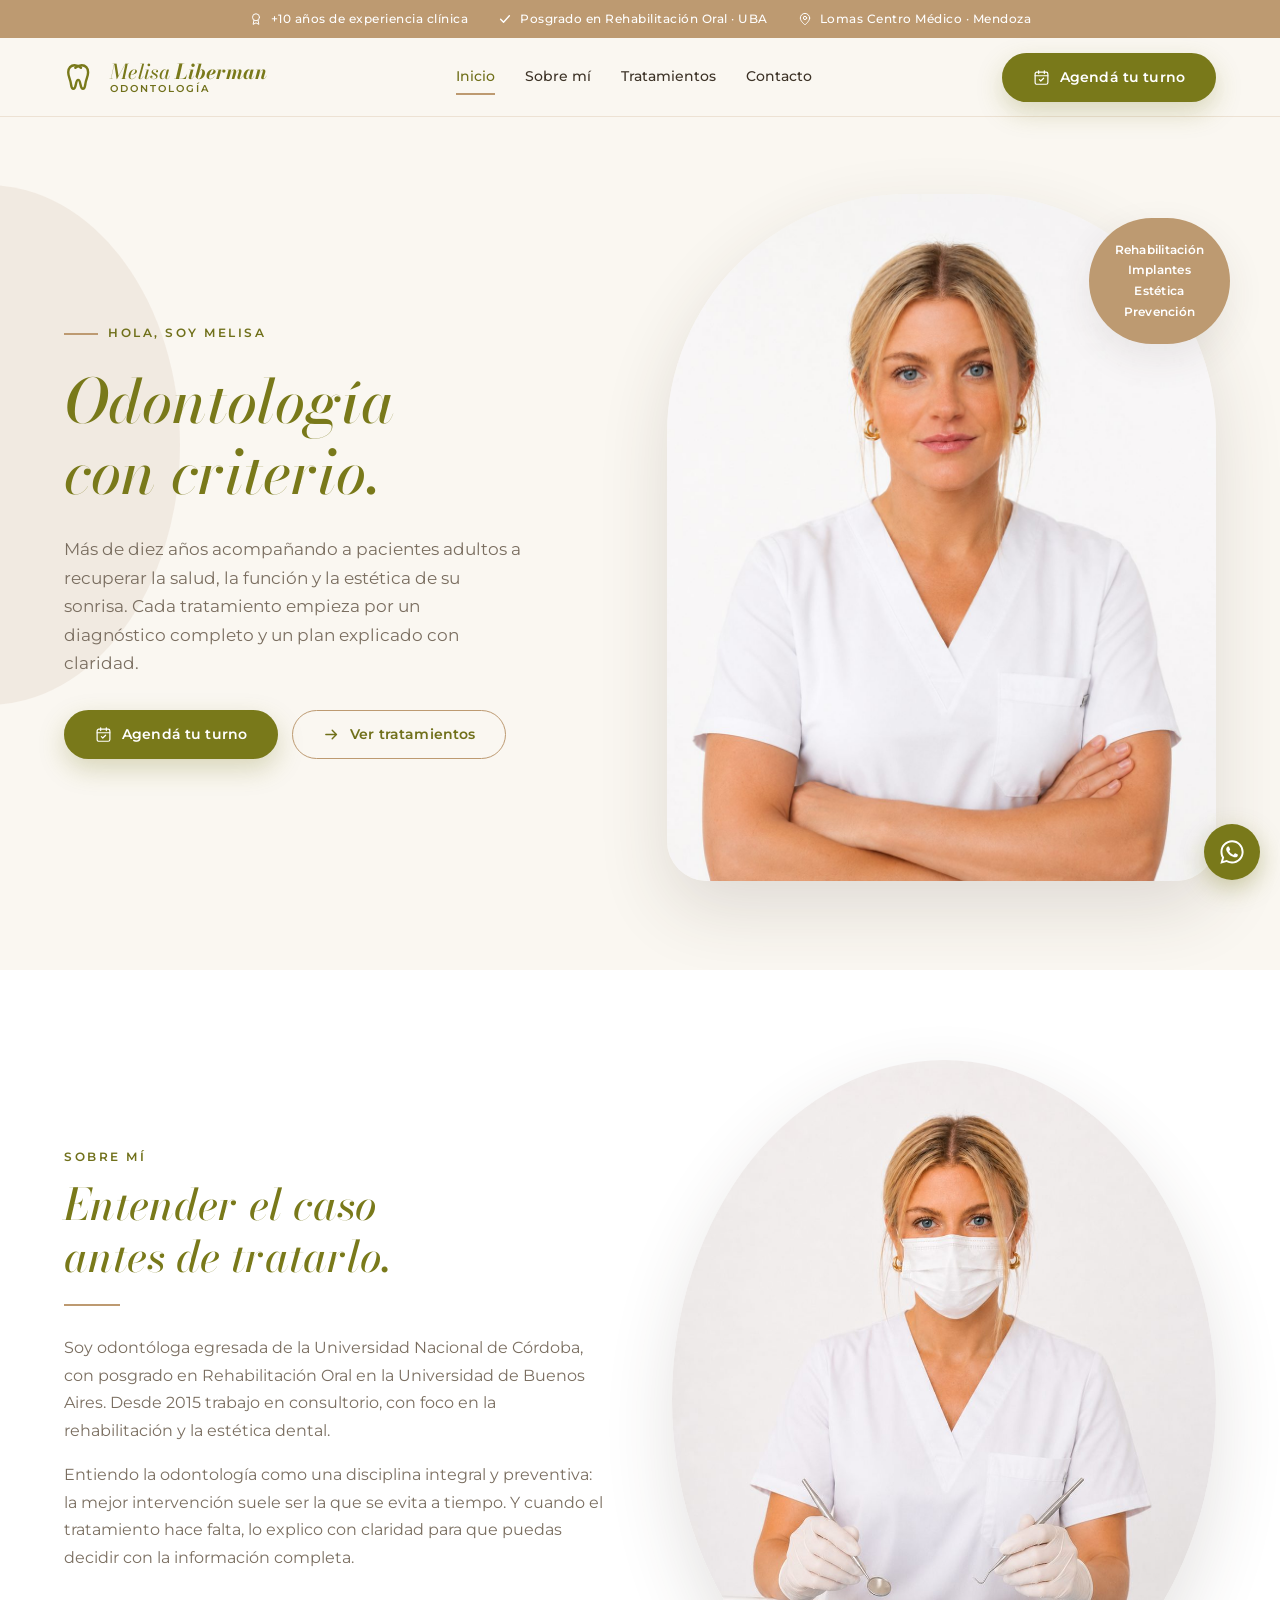
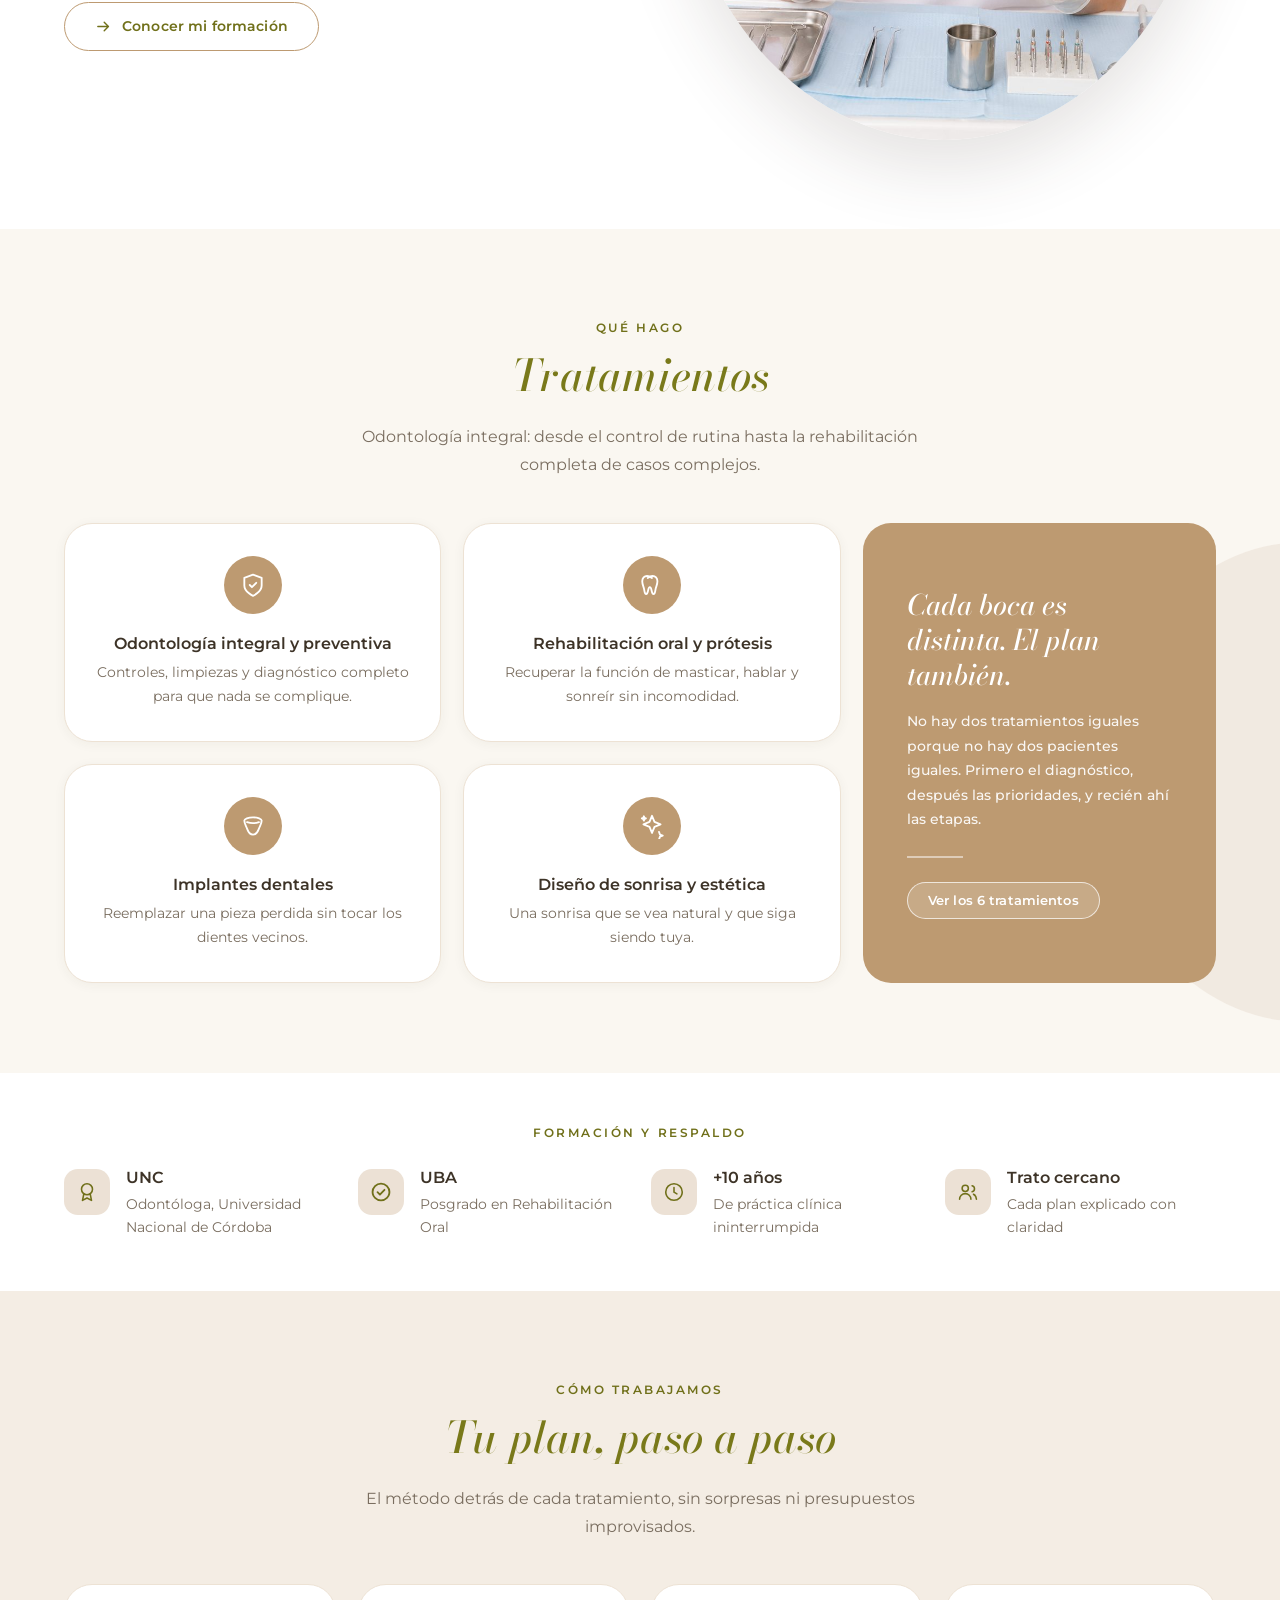
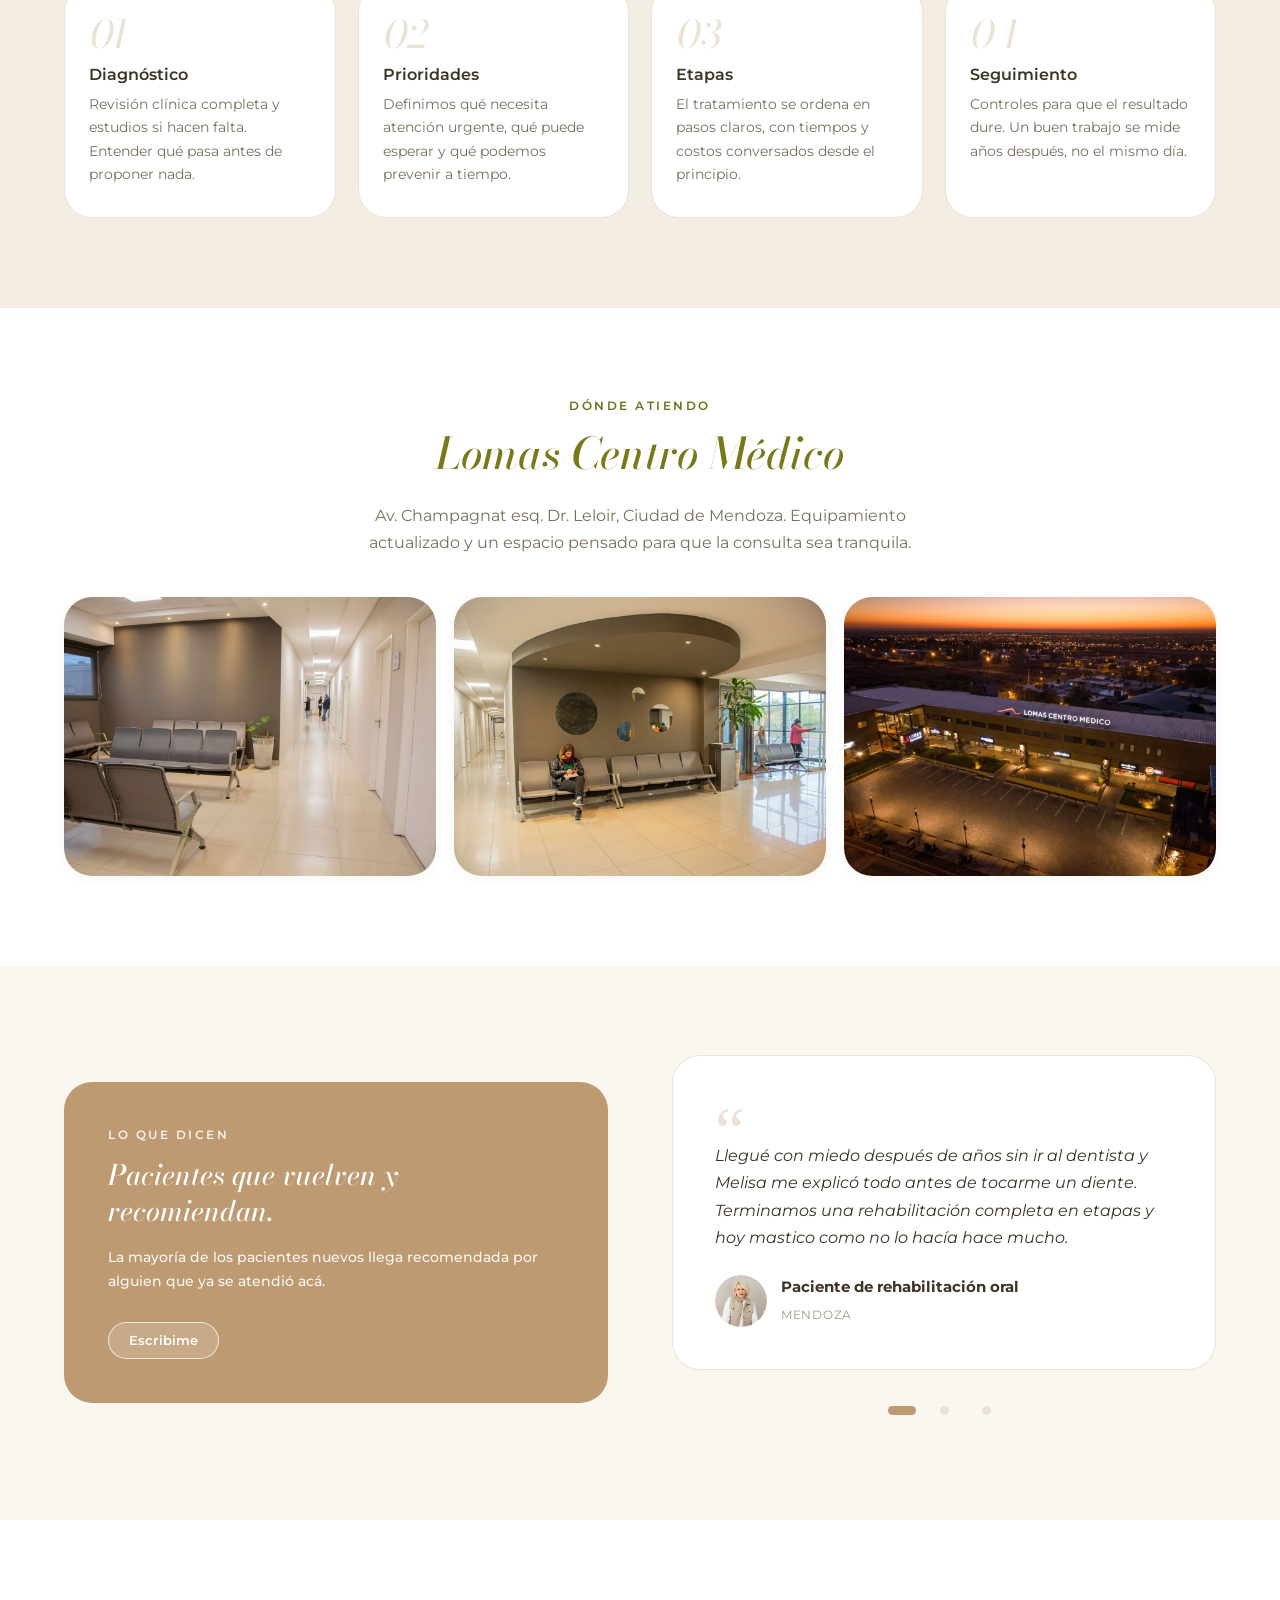
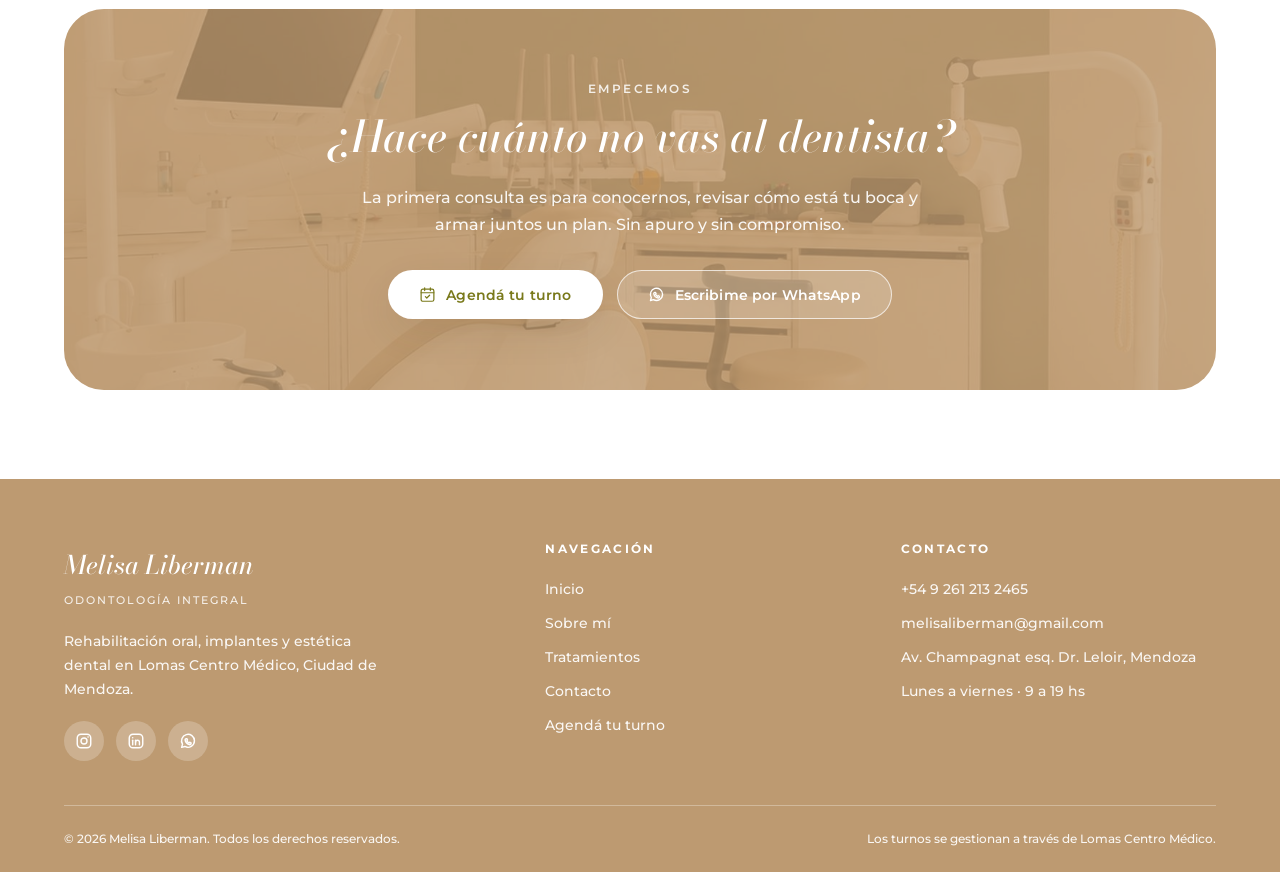
<file: index.html>
<!DOCTYPE html>
<html lang="es">
<head>
<meta charset="UTF-8">
<meta name="viewport" content="width=device-width, initial-scale=1">
<title>Melisa Liberman · Odontología integral en Mendoza</title>
<meta name="description" content="Odontóloga con más de 10 años de experiencia. Rehabilitación oral, implantes, diseño de sonrisa y odontología preventiva en Lomas Centro Médico, Mendoza.">
<link rel="canonical" href="https://melisaliberman.com/">
<meta property="og:title" content="Melisa Liberman · Odontología integral en Mendoza">
<meta property="og:description" content="Rehabilitación oral, implantes y diseño de sonrisa con un diagnóstico completo y un plan explicado con claridad.">
<meta property="og:type" content="website">
<meta property="og:locale" content="es_AR">
<meta property="og:image" content="assets/img/og-image.jpg?v=2">
<link rel="icon" href="assets/img/favicon.png?v=2">
<link rel="preconnect" href="https://fonts.googleapis.com">
<link rel="preconnect" href="https://fonts.gstatic.com" crossorigin>
<link href="https://fonts.googleapis.com/css2?family=Bodoni+Moda:ital,opsz,wght@1,6..96,500;1,6..96,600;1,6..96,700&family=Montserrat:ital,wght@0,400;0,500;0,600;0,700;1,400&display=swap" rel="stylesheet">
<link rel="stylesheet" href="css/styles.css?v=2">
<script type="application/ld+json">
{
  "@context":"https://schema.org",
  "@type":"Dentist",
  "name":"Melisa Liberman · Odontología",
  "description":"Odontología integral, rehabilitación oral, implantes y diseño de sonrisa en Mendoza.",
  "address":{"@type":"PostalAddress","streetAddress":"Av. Champagnat esq. Dr. Leloir","addressLocality":"Mendoza","addressCountry":"AR"},
  "telephone":"+5492612132465",
  "email":"melisaliberman@gmail.com",
  "openingHours":"Mo-Fr 09:00-19:00",
  "medicalSpecialty":"Dentistry",
  "sameAs":["https://www.instagram.com/melisaliberman.odontologa/","https://www.linkedin.com/in/melisa-liberman-odontologa/"]
}
</script>
</head>
<body>

<!-- ============ Barra superior ============ -->
<div class="topbar">
  <div class="contenedor">
    <span><svg><use href="assets/iconos.svg?v=2#ico-medalla"></use></svg>+10 años de experiencia clínica</span>
    <span><svg><use href="assets/iconos.svg?v=2#ico-check-simple"></use></svg>Posgrado en Rehabilitación Oral · UBA</span>
    <span><svg><use href="assets/iconos.svg?v=2#ico-mapa"></use></svg>Lomas Centro Médico · Mendoza</span>
  </div>
</div>

<!-- ============ Header ============ -->
<header class="header">
  <div class="contenedor">
    <a class="marca" href="index.html">
      <svg class="marca__icono"><use href="assets/iconos.svg?v=2#ico-diente"></use></svg>
      <span class="marca__txt">
        <span class="marca__nombre">Melisa <b>Liberman</b></span>
        <span class="marca__rol">Odontología</span>
      </span>
    </a>
    <button class="menu-btn" aria-label="Abrir menú" aria-expanded="false">
      <svg><use href="assets/iconos.svg?v=2#ico-menu"></use></svg>
    </button>
    <nav class="nav">
      <a href="index.html" class="activo">Inicio</a>
      <a href="sobre-mi.html">Sobre mí</a>
      <a href="tratamientos.html">Tratamientos</a>
      <a href="contacto.html">Contacto</a>
      <a class="btn btn--primario" href="#" data-agenda>
        <svg><use href="assets/iconos.svg?v=2#ico-calendario"></use></svg>Agendá tu turno
      </a>
    </nav>
    <a class="btn btn--primario" href="#" data-agenda>
      <svg><use href="assets/iconos.svg?v=2#ico-calendario"></use></svg>Agendá tu turno
    </a>
  </div>
</header>

<main>

<!-- ============ Hero ============ -->
<section class="hero">
  <div class="onda onda--izq"></div>
  <div class="contenedor">
    <div class="hero__txt">
      <span class="hero__saludo">Hola, soy Melisa</span>
      <h1>
        Odontología
        <span class="destacado">con criterio.</span>
      </h1>
      <p class="hero__desc">
        Más de diez años acompañando a pacientes adultos a recuperar la salud,
        la función y la estética de su sonrisa. Cada tratamiento empieza por un diagnóstico
        completo y un plan explicado con claridad.
      </p>
      <div class="hero__acciones">
        <a class="btn btn--primario" href="#" data-agenda>
          <svg><use href="assets/iconos.svg?v=2#ico-calendario"></use></svg>Agendá tu turno
        </a>
        <a class="btn btn--linea" href="tratamientos.html">
          <svg><use href="assets/iconos.svg?v=2#ico-flecha"></use></svg>Ver tratamientos
        </a>
      </div>
    </div>
    <div class="hero__media">
      <img class="hero__foto" src="assets/img/hero.jpg?v=2" width="1200" height="1500"
           alt="Melisa Liberman, odontóloga, en su consultorio en Mendoza" fetchpriority="high">
      <div class="hero__sello">
        <b>Rehabilitación</b>
        <b>Implantes</b>
        <b>Estética</b>
        <b>Prevención</b>
      </div>
    </div>
  </div>
</section>

<!-- ============ Sobre mí ============ -->
<section class="seccion seccion--blanca">
  <div class="contenedor">
    <div class="duo">
      <div class="duo__txt">
        <span class="eyebrow">Sobre mí</span>
        <h2>
          Entender el caso
          <span class="destacado">antes de tratarlo.</span>
        </h2>
        <hr class="filete">
        <p class="subtitulo">
          Soy odontóloga egresada de la Universidad Nacional de Córdoba, con posgrado en
          Rehabilitación Oral en la Universidad de Buenos Aires. Desde 2015 trabajo en
          consultorio, con foco en la rehabilitación y la estética dental.
        </p>
        <p class="subtitulo">
          Entiendo la odontología como una disciplina integral y preventiva: la mejor
          intervención suele ser la que se evita a tiempo. Y cuando el tratamiento hace falta,
          lo explico con claridad para que puedas decidir con la información completa.
        </p>
        <a class="btn btn--linea" href="sobre-mi.html" style="margin-top:14px">
          <svg><use href="assets/iconos.svg?v=2#ico-flecha"></use></svg>Conocer mi formación
        </a>
      </div>
      <div class="duo__img duo__img--ovalo">
        <img src="assets/img/sobre-mi.jpg?v=2" width="1000" height="1250"
             alt="Retrato de la odontóloga Melisa Liberman" loading="lazy">
      </div>
    </div>
  </div>
</section>

<!-- ============ Tratamientos ============ -->
<section class="seccion">
  <div class="onda onda--der"></div>
  <div class="contenedor">
    <div class="centro" style="margin-bottom:44px">
      <span class="eyebrow">Qué hago</span>
      <h2>Tratamientos</h2>
      <p class="subtitulo">
        Odontología integral: desde el control de rutina hasta la rehabilitación completa
        de casos complejos.
      </p>
    </div>

    <div class="grilla grilla--trat">
      <div class="grilla grilla--2">
        <article class="card-trat">
          <div class="card-trat__icono"><svg><use href="assets/iconos.svg?v=2#ico-escudo"></use></svg></div>
          <h3>Odontología integral y preventiva</h3>
          <p>Controles, limpiezas y diagnóstico completo para que nada se complique.</p>
        </article>
        <article class="card-trat">
          <div class="card-trat__icono"><svg><use href="assets/iconos.svg?v=2#ico-diente"></use></svg></div>
          <h3>Rehabilitación oral y prótesis</h3>
          <p>Recuperar la función de masticar, hablar y sonreír sin incomodidad.</p>
        </article>
        <article class="card-trat">
          <div class="card-trat__icono"><svg><use href="assets/iconos.svg?v=2#ico-alineador"></use></svg></div>
          <h3>Implantes dentales</h3>
          <p>Reemplazar una pieza perdida sin tocar los dientes vecinos.</p>
        </article>
        <article class="card-trat">
          <div class="card-trat__icono"><svg><use href="assets/iconos.svg?v=2#ico-brillo"></use></svg></div>
          <h3>Diseño de sonrisa y estética</h3>
          <p>Una sonrisa que se vea natural y que siga siendo tuya.</p>
        </article>
      </div>

      <aside class="bloque-oliva">
        <h3>Cada boca es distinta. El plan también.</h3>
        <p>
          No hay dos tratamientos iguales porque no hay dos pacientes iguales.
          Primero el diagnóstico, después las prioridades, y recién ahí las etapas.
        </p>
        <hr class="filete">
        <a class="btn btn--fantasma btn--sm" href="tratamientos.html" style="margin-top:24px;align-self:flex-start">
          Ver los 6 tratamientos
        </a>
      </aside>
    </div>
  </div>
</section>

<!-- ============ Formación y respaldo ============ -->
<section class="seccion seccion--blanca" style="padding-block:clamp(40px,4vw,60px)">
  <div class="contenedor">
    <p class="eyebrow centro">Formación y respaldo</p>
    <div class="grilla grilla--4" style="margin-top:26px">
      <div class="beneficio">
        <span class="beneficio__ico"><svg><use href="assets/iconos.svg?v=2#ico-medalla"></use></svg></span>
        <div><h3>UNC</h3><p>Odontóloga, Universidad Nacional de Córdoba</p></div>
      </div>
      <div class="beneficio">
        <span class="beneficio__ico"><svg><use href="assets/iconos.svg?v=2#ico-check"></use></svg></span>
        <div><h3>UBA</h3><p>Posgrado en Rehabilitación Oral</p></div>
      </div>
      <div class="beneficio">
        <span class="beneficio__ico"><svg><use href="assets/iconos.svg?v=2#ico-reloj"></use></svg></span>
        <div><h3>+10 años</h3><p>De práctica clínica ininterrumpida</p></div>
      </div>
      <div class="beneficio">
        <span class="beneficio__ico"><svg><use href="assets/iconos.svg?v=2#ico-personas"></use></svg></span>
        <div><h3>Trato cercano</h3><p>Cada plan explicado con claridad</p></div>
      </div>
    </div>
  </div>
</section>

<!-- ============ Cómo trabajamos ============ -->
<section class="seccion seccion--crema">
  <div class="contenedor">
    <div class="centro" style="margin-bottom:44px">
      <span class="eyebrow">Cómo trabajamos</span>
      <h2>Tu plan, paso a paso</h2>
      <p class="subtitulo">El método detrás de cada tratamiento, sin sorpresas ni presupuestos improvisados.</p>
    </div>
    <div class="pasos">
      <article class="paso">
        <h3>Diagnóstico</h3>
        <p>Revisión clínica completa y estudios si hacen falta. Entender qué pasa antes de proponer nada.</p>
      </article>
      <article class="paso">
        <h3>Prioridades</h3>
        <p>Definimos qué necesita atención urgente, qué puede esperar y qué podemos prevenir a tiempo.</p>
      </article>
      <article class="paso">
        <h3>Etapas</h3>
        <p>El tratamiento se ordena en pasos claros, con tiempos y costos conversados desde el principio.</p>
      </article>
      <article class="paso">
        <h3>Seguimiento</h3>
        <p>Controles para que el resultado dure. Un buen trabajo se mide años después, no el mismo día.</p>
      </article>
    </div>
  </div>
</section>

<!-- ============ Consultorio ============ -->
<section class="seccion seccion--blanca">
  <div class="contenedor">
    <div class="centro" style="margin-bottom:40px">
      <span class="eyebrow">Dónde atiendo</span>
      <h2>Lomas Centro Médico</h2>
      <p class="subtitulo">
        Av. Champagnat esq. Dr. Leloir, Ciudad de Mendoza. Equipamiento actualizado
        y un espacio pensado para que la consulta sea tranquila.
      </p>
    </div>
    <div class="galeria">
      <img src="assets/img/consultorio-1.jpg?v=2" width="1200" height="900" alt="Sillón odontológico del consultorio" loading="lazy">
      <img src="assets/img/consultorio-2.jpg?v=2" width="1200" height="900" alt="Sala de espera de Lomas Centro Médico" loading="lazy">
      <img src="assets/img/consultorio-3.jpg?v=2" width="1200" height="900" alt="Instrumental odontológico preparado" loading="lazy">
    </div>
  </div>
</section>

<!-- ============ Testimonios ============ -->
<section class="seccion">
  <div class="contenedor">
    <div class="duo">
      <aside class="bloque-oliva">
        <span class="eyebrow">Lo que dicen</span>
        <h3>Pacientes que vuelven y recomiendan.</h3>
        <p>La mayoría de los pacientes nuevos llega recomendada por alguien que ya se atendió acá.</p>
        <a class="btn btn--fantasma btn--sm" href="contacto.html" style="margin-top:28px;align-self:flex-start">
          Escribime
        </a>
      </aside>
      <div>
        <div class="testis" id="testimonios"></div>
        <div class="puntos"></div>
      </div>
    </div>
  </div>
</section>

<!-- ============ CTA final ============ -->
<section class="seccion seccion--blanca">
  <div class="contenedor">
    <div class="cta">
      <span class="eyebrow">Empecemos</span>
      <h2>¿Hace cuánto no vas al dentista?</h2>
      <p>
        La primera consulta es para conocernos, revisar cómo está tu boca y armar juntos
        un plan. Sin apuro y sin compromiso.
      </p>
      <div class="cta__acciones">
        <a class="btn btn--claro" href="#" data-agenda>
          <svg><use href="assets/iconos.svg?v=2#ico-calendario"></use></svg>Agendá tu turno
        </a>
        <a class="btn btn--fantasma" href="#" data-wa>
          <svg><use href="assets/iconos.svg?v=2#ico-whatsapp"></use></svg>Escribime por WhatsApp
        </a>
      </div>
    </div>
  </div>
</section>

</main>

<!-- ============ Footer ============ -->
<footer class="footer">
  <div class="contenedor">
    <div class="footer__top">
      <div>
        <span class="footer__marca">Melisa Liberman</span>
        <span class="footer__rol">Odontología integral</span>
        <p>
          Rehabilitación oral, implantes y estética dental en Lomas Centro Médico,
          Ciudad de Mendoza.
        </p>
        <div class="footer__redes">
          <a href="https://www.instagram.com/melisaliberman.odontologa/" target="_blank" rel="noopener" aria-label="Instagram">
            <svg><use href="assets/iconos.svg?v=2#ico-instagram"></use></svg>
          </a>
          <a href="https://www.linkedin.com/in/melisa-liberman-odontologa/" target="_blank" rel="noopener" aria-label="LinkedIn">
            <svg><use href="assets/iconos.svg?v=2#ico-linkedin"></use></svg>
          </a>
          <a href="#" data-wa aria-label="WhatsApp">
            <svg><use href="assets/iconos.svg?v=2#ico-whatsapp"></use></svg>
          </a>
        </div>
      </div>
      <div>
        <h4>Navegación</h4>
        <a href="index.html">Inicio</a>
        <a href="sobre-mi.html">Sobre mí</a>
        <a href="tratamientos.html">Tratamientos</a>
        <a href="contacto.html">Contacto</a>
        <a href="#" data-agenda>Agendá tu turno</a>
      </div>
      <div>
        <h4>Contacto</h4>
        <a href="#" data-wa>+54 9 261 213 2465</a>
        <a href="mailto:melisaliberman@gmail.com">melisaliberman@gmail.com</a>
        <a href="https://maps.google.com/?q=Lomas+Centro+Medico+Mendoza" target="_blank" rel="noopener">
          Av. Champagnat esq. Dr. Leloir, Mendoza
        </a>
        <a href="#" style="cursor:default">Lunes a viernes · 9 a 19 hs</a>
      </div>
    </div>
    <div class="footer__abajo">
      <span>© <span data-anio></span> Melisa Liberman. Todos los derechos reservados.</span>
      <span>Los turnos se gestionan a través de Lomas Centro Médico.</span>
    </div>
  </div>
</footer>

<a class="wa-flotante" href="#" data-wa aria-label="Escribir por WhatsApp">
  <svg viewBox="0 0 24 24"><path d="M12.04 2C6.58 2 2.13 6.45 2.13 11.91c0 1.75.46 3.45 1.32 4.95L2 22l5.25-1.38a9.87 9.87 0 0 0 4.79 1.22h.01c5.46 0 9.91-4.45 9.91-9.91 0-2.65-1.03-5.14-2.9-7.01A9.82 9.82 0 0 0 12.04 2Zm0 18.13h-.01a8.2 8.2 0 0 1-4.18-1.15l-.3-.18-3.11.82.83-3.04-.2-.31a8.18 8.18 0 0 1-1.26-4.36c0-4.54 3.7-8.23 8.24-8.23 2.2 0 4.27.86 5.82 2.41a8.18 8.18 0 0 1 2.41 5.83c0 4.54-3.7 8.21-8.24 8.21Zm4.52-6.16c-.25-.12-1.47-.72-1.69-.81-.23-.08-.39-.12-.56.13-.16.24-.64.8-.78.97-.15.16-.29.18-.53.06-.25-.12-1.05-.39-1.99-1.23-.74-.66-1.23-1.47-1.38-1.72-.14-.25-.01-.38.11-.5.11-.11.25-.29.37-.43.12-.15.16-.25.25-.41.08-.17.04-.31-.02-.43-.06-.12-.56-1.34-.76-1.84-.2-.48-.4-.42-.56-.42-.14-.01-.31-.01-.47-.01-.16 0-.43.06-.65.31-.22.25-.86.84-.86 2.05s.88 2.38 1 2.54c.12.17 1.73 2.64 4.19 3.7.59.25 1.04.4 1.4.52.59.19 1.12.16 1.55.1.47-.07 1.47-.6 1.67-1.18.21-.58.21-1.07.15-1.18-.06-.11-.22-.17-.47-.29Z"/></svg>
</a>

<script type="module" src="js/main.js?v=2"></script>
</body>
</html>
</file>
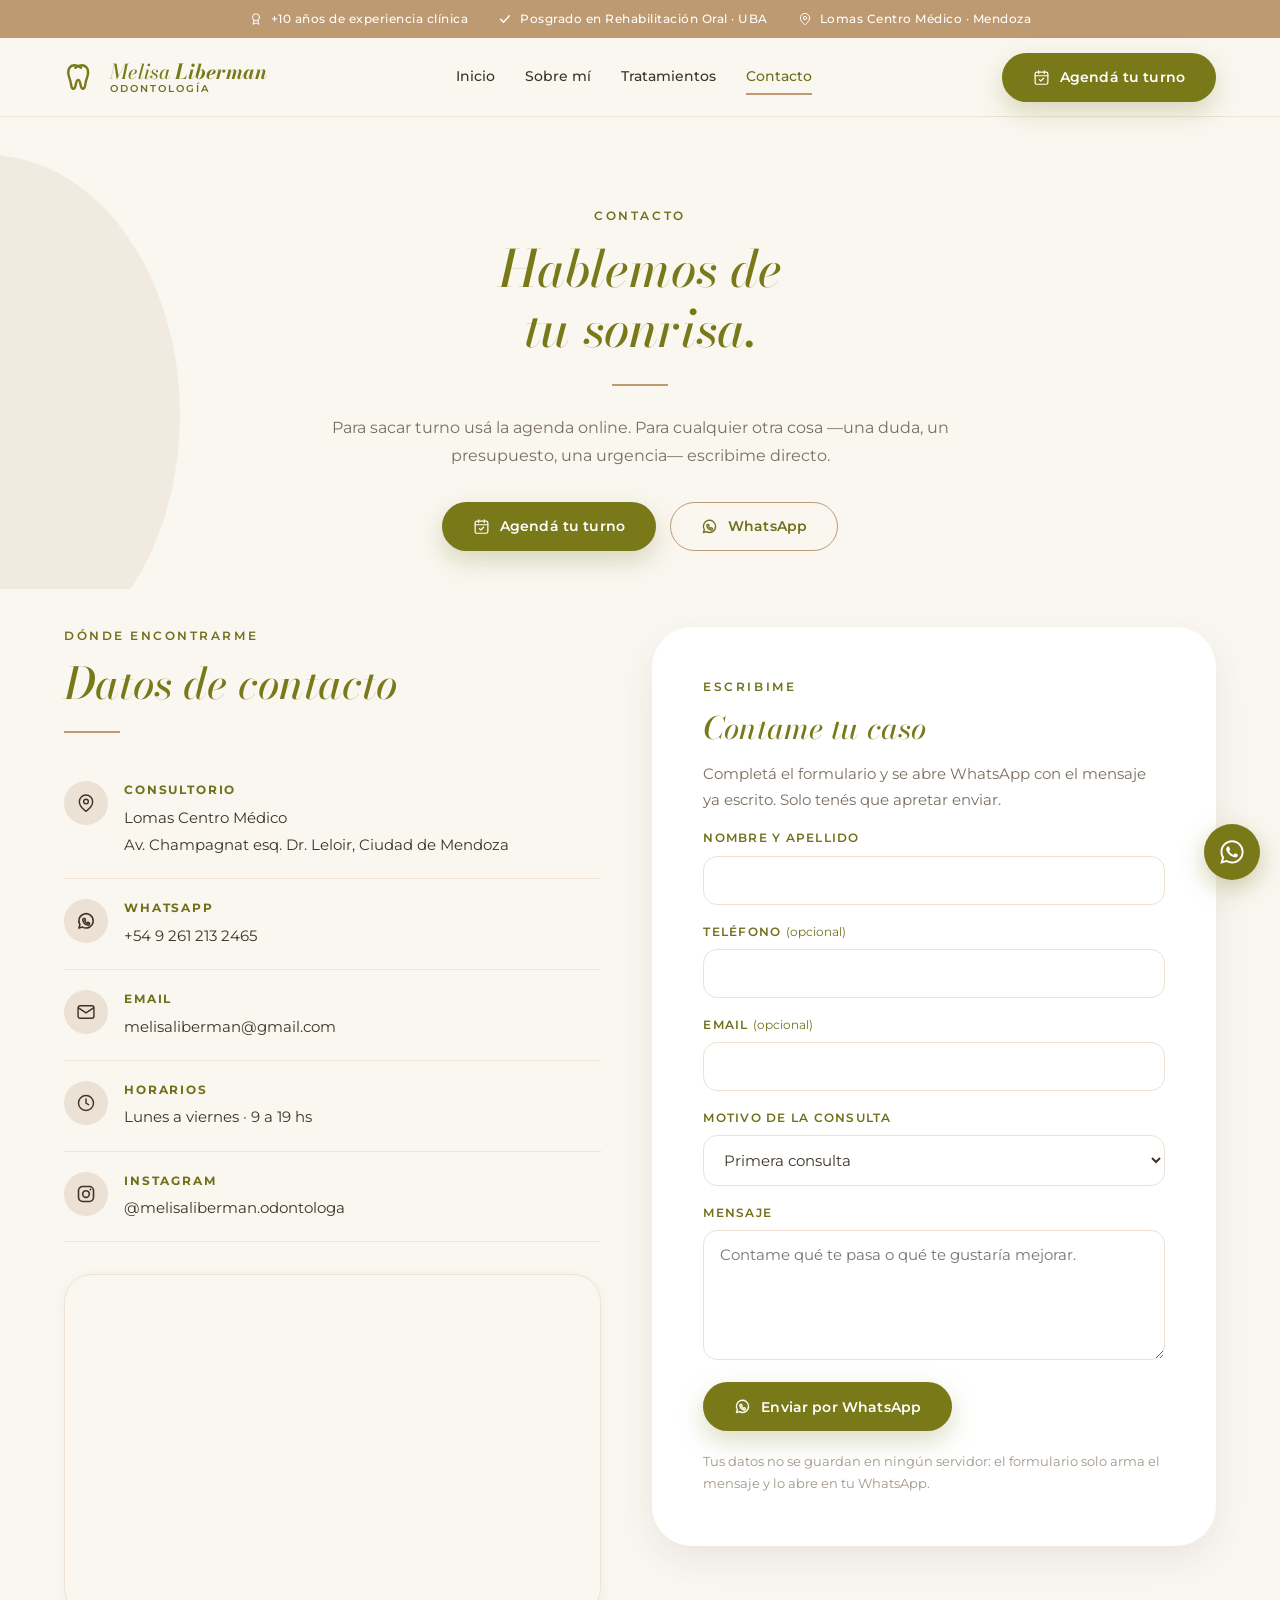
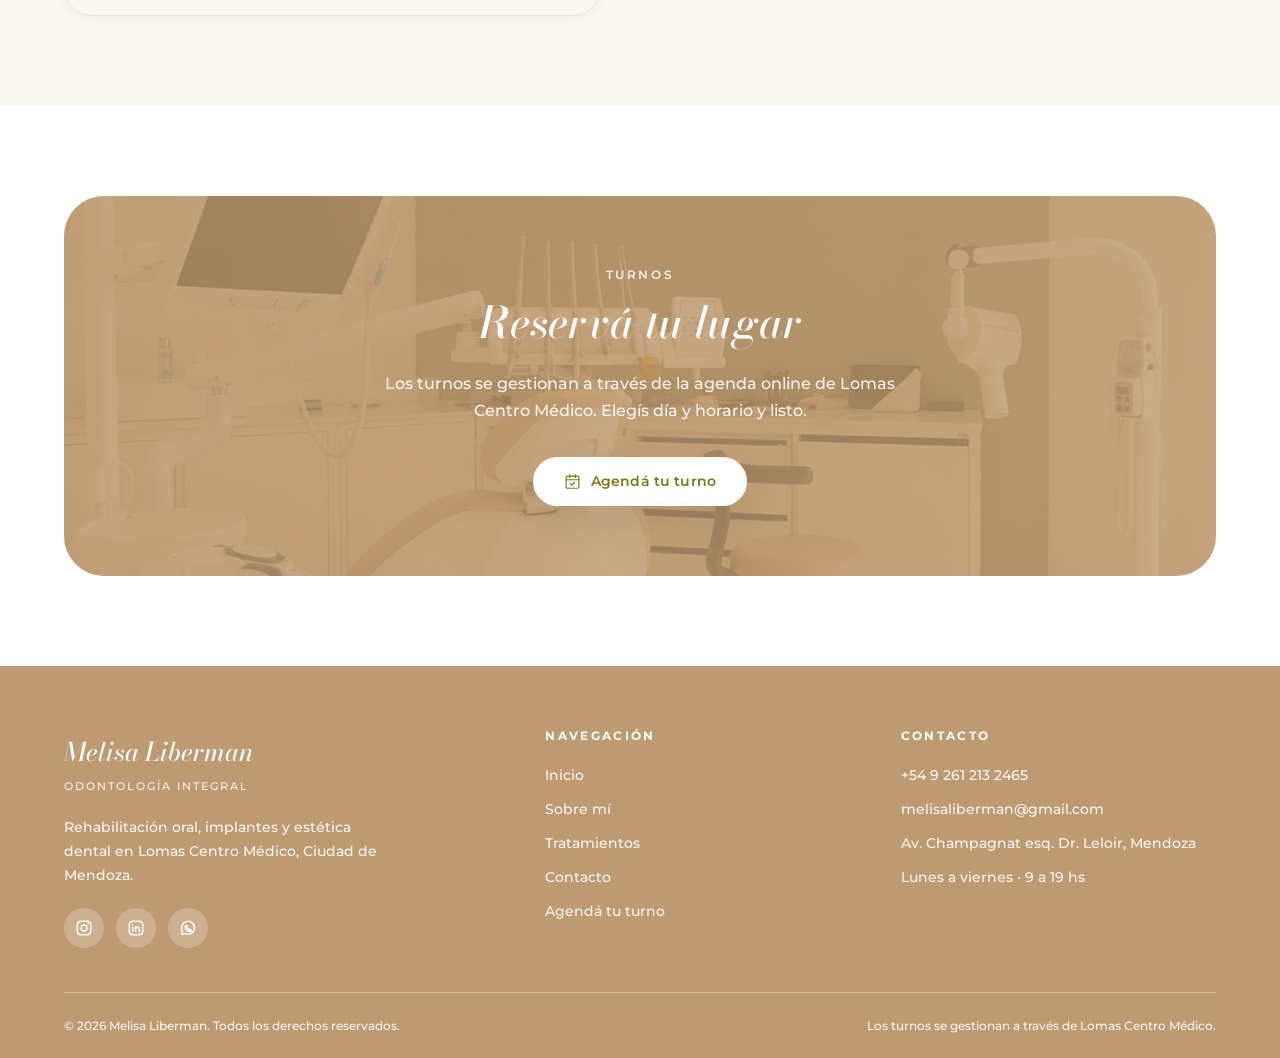
<file: contacto.html>
<!DOCTYPE html>
<html lang="es">
<head>
<meta charset="UTF-8">
<meta name="viewport" content="width=device-width, initial-scale=1">
<title>Contacto · Melisa Liberman · Odontóloga en Mendoza</title>
<meta name="description" content="Escribime por WhatsApp o email, o sacá tu turno online. Atiendo en Lomas Centro Médico, Av. Champagnat esq. Dr. Leloir, Ciudad de Mendoza.">
<link rel="canonical" href="https://melisaliberman.com/contacto.html">
<meta property="og:title" content="Contacto · Melisa Liberman">
<meta property="og:description" content="WhatsApp, email y turnos online. Lomas Centro Médico, Ciudad de Mendoza.">
<meta property="og:type" content="website">
<meta property="og:locale" content="es_AR">
<meta property="og:image" content="assets/img/og-image.jpg?v=2">
<link rel="icon" href="assets/img/favicon.png?v=2">
<link rel="preconnect" href="https://fonts.googleapis.com">
<link rel="preconnect" href="https://fonts.gstatic.com" crossorigin>
<link href="https://fonts.googleapis.com/css2?family=Bodoni+Moda:ital,opsz,wght@1,6..96,500;1,6..96,600;1,6..96,700&family=Montserrat:ital,wght@0,400;0,500;0,600;0,700;1,400&display=swap" rel="stylesheet">
<link rel="stylesheet" href="css/styles.css?v=2">
</head>
<body>

<div class="topbar">
  <div class="contenedor">
    <span><svg><use href="assets/iconos.svg?v=2#ico-medalla"></use></svg>+10 años de experiencia clínica</span>
    <span><svg><use href="assets/iconos.svg?v=2#ico-check-simple"></use></svg>Posgrado en Rehabilitación Oral · UBA</span>
    <span><svg><use href="assets/iconos.svg?v=2#ico-mapa"></use></svg>Lomas Centro Médico · Mendoza</span>
  </div>
</div>

<header class="header">
  <div class="contenedor">
    <a class="marca" href="index.html">
      <svg class="marca__icono"><use href="assets/iconos.svg?v=2#ico-diente"></use></svg>
      <span class="marca__txt">
        <span class="marca__nombre">Melisa <b>Liberman</b></span>
        <span class="marca__rol">Odontología</span>
      </span>
    </a>
    <button class="menu-btn" aria-label="Abrir menú" aria-expanded="false">
      <svg><use href="assets/iconos.svg?v=2#ico-menu"></use></svg>
    </button>
    <nav class="nav">
      <a href="index.html">Inicio</a>
      <a href="sobre-mi.html">Sobre mí</a>
      <a href="tratamientos.html">Tratamientos</a>
      <a href="contacto.html" class="activo">Contacto</a>
      <a class="btn btn--primario" href="#" data-agenda>
        <svg><use href="assets/iconos.svg?v=2#ico-calendario"></use></svg>Agendá tu turno
      </a>
    </nav>
    <a class="btn btn--primario" href="#" data-agenda>
      <svg><use href="assets/iconos.svg?v=2#ico-calendario"></use></svg>Agendá tu turno
    </a>
  </div>
</header>

<main>

<!-- ============ Encabezado ============ -->
<section class="seccion" style="padding-bottom:clamp(30px,3vw,44px)">
  <div class="onda onda--izq"></div>
  <div class="contenedor centro">
    <span class="eyebrow">Contacto</span>
    <h1>
      Hablemos de
      <span class="destacado">tu sonrisa.</span>
    </h1>
    <hr class="filete">
    <p class="subtitulo">
      Para sacar turno usá la agenda online. Para cualquier otra cosa —una duda, un
      presupuesto, una urgencia— escribime directo.
    </p>
    <div class="hero__acciones" style="justify-content:center">
      <a class="btn btn--primario" href="#" data-agenda>
        <svg><use href="assets/iconos.svg?v=2#ico-calendario"></use></svg>Agendá tu turno
      </a>
      <a class="btn btn--linea" href="#" data-wa>
        <svg><use href="assets/iconos.svg?v=2#ico-whatsapp"></use></svg>WhatsApp
      </a>
    </div>
  </div>
</section>

<!-- ============ Datos + formulario ============ -->
<section class="seccion" style="padding-top:clamp(20px,3vw,40px)">
  <div class="contenedor">
    <div class="contacto-grid">

      <div>
        <span class="eyebrow">Dónde encontrarme</span>
        <h2>Datos de contacto</h2>
        <hr class="filete">

        <div class="contacto-item">
          <span class="contacto-item__ico"><svg><use href="assets/iconos.svg?v=2#ico-mapa"></use></svg></span>
          <div>
            <b>Consultorio</b>
            <a href="https://maps.google.com/?q=Lomas+Centro+Medico+Mendoza" target="_blank" rel="noopener">
              Lomas Centro Médico<br>Av. Champagnat esq. Dr. Leloir, Ciudad de Mendoza
            </a>
          </div>
        </div>

        <div class="contacto-item">
          <span class="contacto-item__ico"><svg><use href="assets/iconos.svg?v=2#ico-whatsapp"></use></svg></span>
          <div>
            <b>WhatsApp</b>
            <a href="#" data-wa>+54 9 261 213 2465</a>
          </div>
        </div>

        <div class="contacto-item">
          <span class="contacto-item__ico"><svg><use href="assets/iconos.svg?v=2#ico-mail"></use></svg></span>
          <div>
            <b>Email</b>
            <a href="mailto:melisaliberman@gmail.com">melisaliberman@gmail.com</a>
          </div>
        </div>

        <div class="contacto-item">
          <span class="contacto-item__ico"><svg><use href="assets/iconos.svg?v=2#ico-reloj"></use></svg></span>
          <div>
            <b>Horarios</b>
            <span>Lunes a viernes · 9 a 19 hs</span>
          </div>
        </div>

        <div class="contacto-item">
          <span class="contacto-item__ico"><svg><use href="assets/iconos.svg?v=2#ico-instagram"></use></svg></span>
          <div>
            <b>Instagram</b>
            <a href="https://www.instagram.com/melisaliberman.odontologa/" target="_blank" rel="noopener">
              @melisaliberman.odontologa
            </a>
          </div>
        </div>

        <div class="mapa">
          <iframe
            title="Ubicación de Lomas Centro Médico en Mendoza"
            src="https://www.google.com/maps?q=Lomas%20Centro%20Medico%20Champagnat%20Leloir%20Mendoza&output=embed"
            loading="lazy" referrerpolicy="no-referrer-when-downgrade" allowfullscreen></iframe>
        </div>
      </div>

      <div class="tarjeta">
        <span class="eyebrow">Escribime</span>
        <h2 style="font-size:clamp(1.6rem,2.4vw,2.1rem)">Contame tu caso</h2>
        <p class="subtitulo" style="font-size:.94rem">
          Completá el formulario y se abre WhatsApp con el mensaje ya escrito.
          Solo tenés que apretar enviar.
        </p>

        <form class="form" id="form-contacto" novalidate>
          <div class="campo">
            <label for="nombre">Nombre y apellido</label>
            <input id="nombre" name="nombre" type="text" autocomplete="name" required>
          </div>
          <div class="campo">
            <label for="telefono">Teléfono <span style="text-transform:none;letter-spacing:0;font-weight:400">(opcional)</span></label>
            <input id="telefono" name="telefono" type="tel" autocomplete="tel">
          </div>
          <div class="campo">
            <label for="email">Email <span style="text-transform:none;letter-spacing:0;font-weight:400">(opcional)</span></label>
            <input id="email" name="email" type="email" autocomplete="email">
          </div>
          <div class="campo">
            <label for="motivo">Motivo de la consulta</label>
            <select id="motivo" name="motivo">
              <option>Primera consulta</option>
              <option>Rehabilitación oral o prótesis</option>
              <option>Implantes dentales</option>
              <option>Diseño de sonrisa o estética</option>
              <option>Blanqueamiento</option>
              <option>Urgencia o dolor</option>
              <option>Presupuesto</option>
              <option>Consulta general</option>
            </select>
          </div>
          <div class="campo">
            <label for="mensaje">Mensaje</label>
            <textarea id="mensaje" name="mensaje" required
                      placeholder="Contame qué te pasa o qué te gustaría mejorar."></textarea>
          </div>
          <button class="btn btn--primario" type="submit">
            <svg><use href="assets/iconos.svg?v=2#ico-whatsapp"></use></svg>Enviar por WhatsApp
          </button>
          <div class="form__aviso" id="msg-contacto" role="status" aria-live="polite"></div>
        </form>

        <p style="font-size:.8rem;color:var(--gris-claro);margin-top:20px;margin-bottom:0">
          Tus datos no se guardan en ningún servidor: el formulario solo arma el mensaje
          y lo abre en tu WhatsApp.
        </p>
      </div>

    </div>
  </div>
</section>

<!-- ============ CTA ============ -->
<section class="seccion seccion--blanca">
  <div class="contenedor">
    <div class="cta">
      <span class="eyebrow">Turnos</span>
      <h2>Reservá tu lugar</h2>
      <p>
        Los turnos se gestionan a través de la agenda online de Lomas Centro Médico.
        Elegís día y horario y listo.
      </p>
      <div class="cta__acciones">
        <a class="btn btn--claro" href="#" data-agenda>
          <svg><use href="assets/iconos.svg?v=2#ico-calendario"></use></svg>Agendá tu turno
        </a>
      </div>
    </div>
  </div>
</section>

</main>

<footer class="footer">
  <div class="contenedor">
    <div class="footer__top">
      <div>
        <span class="footer__marca">Melisa Liberman</span>
        <span class="footer__rol">Odontología integral</span>
        <p>Rehabilitación oral, implantes y estética dental en Lomas Centro Médico, Ciudad de Mendoza.</p>
        <div class="footer__redes">
          <a href="https://www.instagram.com/melisaliberman.odontologa/" target="_blank" rel="noopener" aria-label="Instagram">
            <svg><use href="assets/iconos.svg?v=2#ico-instagram"></use></svg>
          </a>
          <a href="https://www.linkedin.com/in/melisa-liberman-odontologa/" target="_blank" rel="noopener" aria-label="LinkedIn">
            <svg><use href="assets/iconos.svg?v=2#ico-linkedin"></use></svg>
          </a>
          <a href="#" data-wa aria-label="WhatsApp">
            <svg><use href="assets/iconos.svg?v=2#ico-whatsapp"></use></svg>
          </a>
        </div>
      </div>
      <div>
        <h4>Navegación</h4>
        <a href="index.html">Inicio</a>
        <a href="sobre-mi.html">Sobre mí</a>
        <a href="tratamientos.html">Tratamientos</a>
        <a href="contacto.html">Contacto</a>
        <a href="#" data-agenda>Agendá tu turno</a>
      </div>
      <div>
        <h4>Contacto</h4>
        <a href="#" data-wa>+54 9 261 213 2465</a>
        <a href="mailto:melisaliberman@gmail.com">melisaliberman@gmail.com</a>
        <a href="https://maps.google.com/?q=Lomas+Centro+Medico+Mendoza" target="_blank" rel="noopener">Av. Champagnat esq. Dr. Leloir, Mendoza</a>
        <a href="#" style="cursor:default">Lunes a viernes · 9 a 19 hs</a>
      </div>
    </div>
    <div class="footer__abajo">
      <span>© <span data-anio></span> Melisa Liberman. Todos los derechos reservados.</span>
      <span>Los turnos se gestionan a través de Lomas Centro Médico.</span>
    </div>
  </div>
</footer>

<a class="wa-flotante" href="#" data-wa aria-label="Escribir por WhatsApp">
  <svg viewBox="0 0 24 24"><path d="M12.04 2C6.58 2 2.13 6.45 2.13 11.91c0 1.75.46 3.45 1.32 4.95L2 22l5.25-1.38a9.87 9.87 0 0 0 4.79 1.22h.01c5.46 0 9.91-4.45 9.91-9.91 0-2.65-1.03-5.14-2.9-7.01A9.82 9.82 0 0 0 12.04 2Zm0 18.13h-.01a8.2 8.2 0 0 1-4.18-1.15l-.3-.18-3.11.82.83-3.04-.2-.31a8.18 8.18 0 0 1-1.26-4.36c0-4.54 3.7-8.23 8.24-8.23 2.2 0 4.27.86 5.82 2.41a8.18 8.18 0 0 1 2.41 5.83c0 4.54-3.7 8.21-8.24 8.21Zm4.52-6.16c-.25-.12-1.47-.72-1.69-.81-.23-.08-.39-.12-.56.13-.16.24-.64.8-.78.97-.15.16-.29.18-.53.06-.25-.12-1.05-.39-1.99-1.23-.74-.66-1.23-1.47-1.38-1.72-.14-.25-.01-.38.11-.5.11-.11.25-.29.37-.43.12-.15.16-.25.25-.41.08-.17.04-.31-.02-.43-.06-.12-.56-1.34-.76-1.84-.2-.48-.4-.42-.56-.42-.14-.01-.31-.01-.47-.01-.16 0-.43.06-.65.31-.22.25-.86.84-.86 2.05s.88 2.38 1 2.54c.12.17 1.73 2.64 4.19 3.7.59.25 1.04.4 1.4.52.59.19 1.12.16 1.55.1.47-.07 1.47-.6 1.67-1.18.21-.58.21-1.07.15-1.18-.06-.11-.22-.17-.47-.29Z"/></svg>
</a>

<script type="module" src="js/contacto.js?v=2"></script>
</body>
</html>
</file>
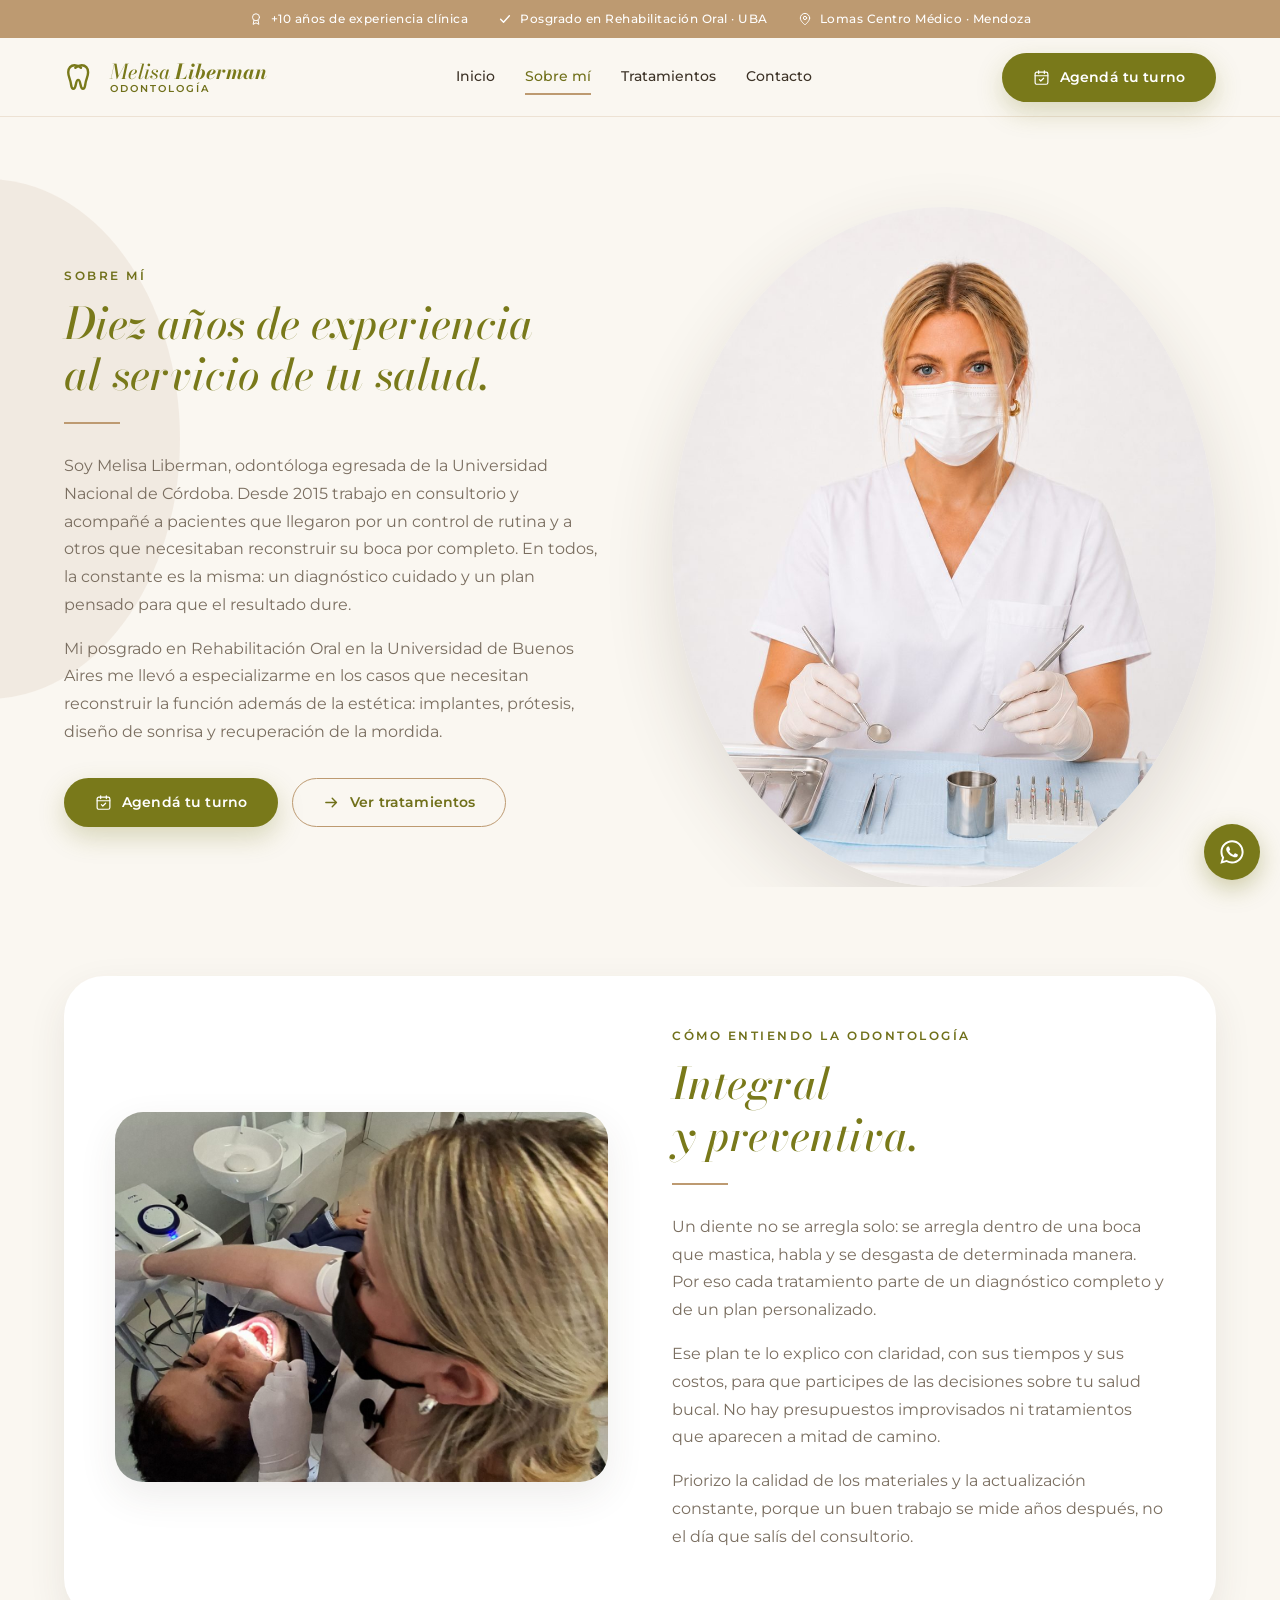
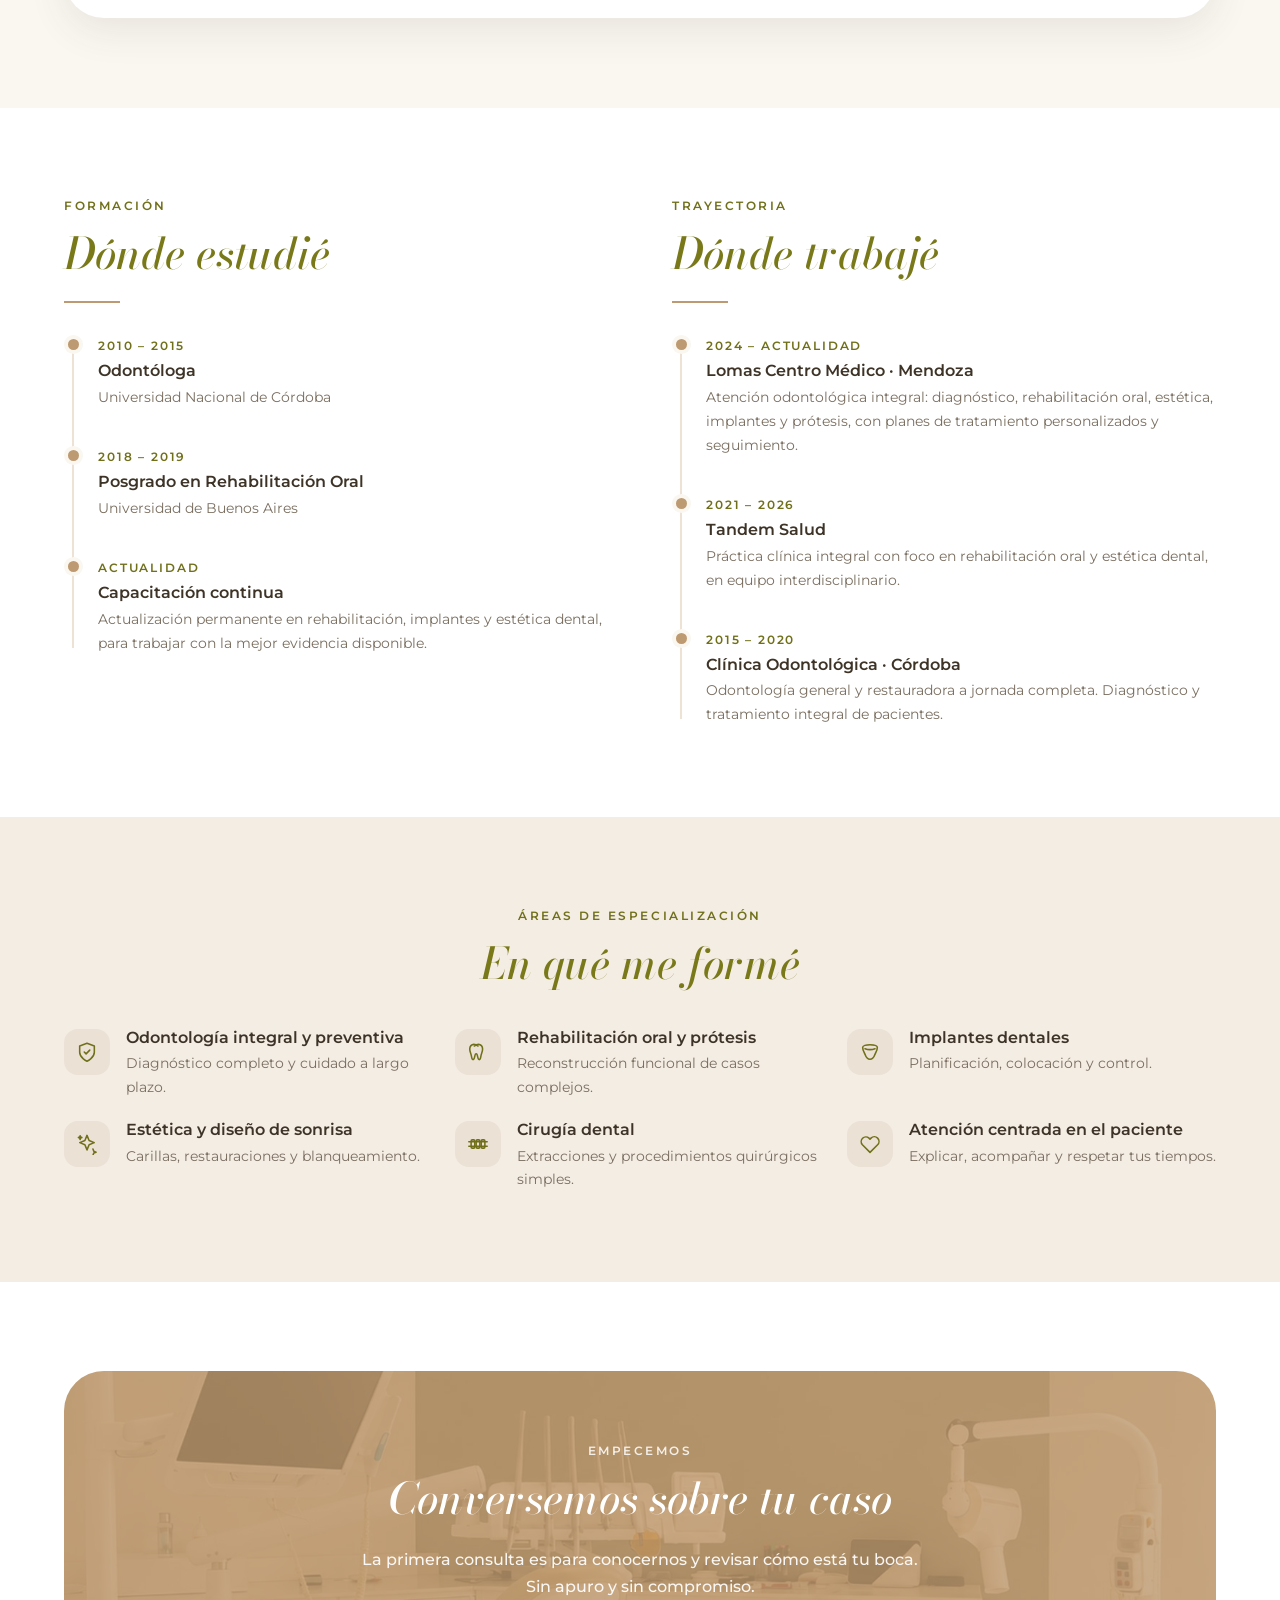
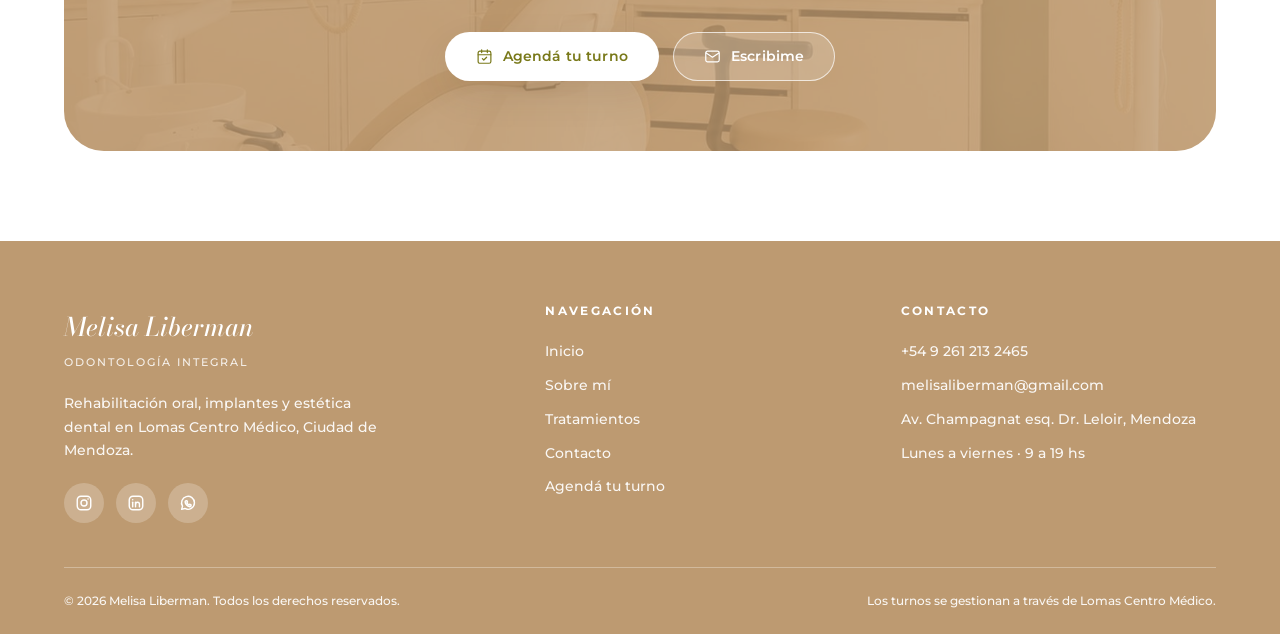
<file: sobre-mi.html>
<!DOCTYPE html>
<html lang="es">
<head>
<meta charset="UTF-8">
<meta name="viewport" content="width=device-width, initial-scale=1">
<title>Sobre mí · Melisa Liberman · Odontóloga en Mendoza</title>
<meta name="description" content="Odontóloga egresada de la UNC con posgrado en Rehabilitación Oral en la UBA. Una década de práctica clínica dedicada a la salud bucal de sus pacientes, en Córdoba y Mendoza.">
<link rel="canonical" href="https://melisaliberman.com/sobre-mi.html">
<meta property="og:title" content="Sobre mí · Melisa Liberman">
<meta property="og:description" content="Formación, trayectoria y forma de trabajar de la odontóloga Melisa Liberman.">
<meta property="og:type" content="profile">
<meta property="og:locale" content="es_AR">
<meta property="og:image" content="assets/img/og-image.jpg?v=2">
<link rel="icon" href="assets/img/favicon.png?v=2">
<link rel="preconnect" href="https://fonts.googleapis.com">
<link rel="preconnect" href="https://fonts.gstatic.com" crossorigin>
<link href="https://fonts.googleapis.com/css2?family=Bodoni+Moda:ital,opsz,wght@1,6..96,500;1,6..96,600;1,6..96,700&family=Montserrat:ital,wght@0,400;0,500;0,600;0,700;1,400&display=swap" rel="stylesheet">
<link rel="stylesheet" href="css/styles.css?v=2">
</head>
<body>

<div class="topbar">
  <div class="contenedor">
    <span><svg><use href="assets/iconos.svg?v=2#ico-medalla"></use></svg>+10 años de experiencia clínica</span>
    <span><svg><use href="assets/iconos.svg?v=2#ico-check-simple"></use></svg>Posgrado en Rehabilitación Oral · UBA</span>
    <span><svg><use href="assets/iconos.svg?v=2#ico-mapa"></use></svg>Lomas Centro Médico · Mendoza</span>
  </div>
</div>

<header class="header">
  <div class="contenedor">
    <a class="marca" href="index.html">
      <svg class="marca__icono"><use href="assets/iconos.svg?v=2#ico-diente"></use></svg>
      <span class="marca__txt">
        <span class="marca__nombre">Melisa <b>Liberman</b></span>
        <span class="marca__rol">Odontología</span>
      </span>
    </a>
    <button class="menu-btn" aria-label="Abrir menú" aria-expanded="false">
      <svg><use href="assets/iconos.svg?v=2#ico-menu"></use></svg>
    </button>
    <nav class="nav">
      <a href="index.html">Inicio</a>
      <a href="sobre-mi.html" class="activo">Sobre mí</a>
      <a href="tratamientos.html">Tratamientos</a>
      <a href="contacto.html">Contacto</a>
      <a class="btn btn--primario" href="#" data-agenda>
        <svg><use href="assets/iconos.svg?v=2#ico-calendario"></use></svg>Agendá tu turno
      </a>
    </nav>
    <a class="btn btn--primario" href="#" data-agenda>
      <svg><use href="assets/iconos.svg?v=2#ico-calendario"></use></svg>Agendá tu turno
    </a>
  </div>
</header>

<main>

<!-- ============ Encabezado ============ -->
<section class="seccion" style="padding-bottom:0">
  <div class="onda onda--izq"></div>
  <div class="contenedor">
    <div class="duo">
      <div class="duo__txt">
        <span class="eyebrow">Sobre mí</span>
        <h1>
          Diez años de experiencia
          <span class="destacado">al servicio de tu salud.</span>
        </h1>
        <hr class="filete">
        <p class="subtitulo">
          Soy Melisa Liberman, odontóloga egresada de la Universidad Nacional de Córdoba.
          Desde 2015 trabajo en consultorio y acompañé a pacientes que llegaron por un
          control de rutina y a otros que necesitaban reconstruir su boca por completo.
          En todos, la constante es la misma: un diagnóstico cuidado y un plan pensado
          para que el resultado dure.
        </p>
        <p class="subtitulo">
          Mi posgrado en Rehabilitación Oral en la Universidad de Buenos Aires me llevó a
          especializarme en los casos que necesitan reconstruir la función además de la
          estética: implantes, prótesis, diseño de sonrisa y recuperación de la mordida.
        </p>
        <div class="hero__acciones">
          <a class="btn btn--primario" href="#" data-agenda>
            <svg><use href="assets/iconos.svg?v=2#ico-calendario"></use></svg>Agendá tu turno
          </a>
          <a class="btn btn--linea" href="tratamientos.html">
            <svg><use href="assets/iconos.svg?v=2#ico-flecha"></use></svg>Ver tratamientos
          </a>
        </div>
      </div>
      <div class="duo__img duo__img--ovalo">
        <img src="assets/img/sobre-mi.jpg?v=2" width="1000" height="1250"
             alt="Retrato de la odontóloga Melisa Liberman" fetchpriority="high">
      </div>
    </div>
  </div>
</section>

<!-- ============ Filosofía ============ -->
<section class="seccion">
  <div class="contenedor">
    <div class="tarjeta">
      <div class="duo duo--invertido">
        <div class="duo__txt">
          <span class="eyebrow">Cómo entiendo la odontología</span>
          <h2>
            Integral
            <span class="destacado">y preventiva.</span>
          </h2>
          <hr class="filete">
          <p class="subtitulo">
            Un diente no se arregla solo: se arregla dentro de una boca que mastica, habla y
            se desgasta de determinada manera. Por eso cada tratamiento parte de un
            diagnóstico completo y de un plan personalizado.
          </p>
          <p class="subtitulo">
            Ese plan te lo explico con claridad, con sus tiempos y sus costos, para que
            participes de las decisiones sobre tu salud bucal. No hay presupuestos
            improvisados ni tratamientos que aparecen a mitad de camino.
          </p>
          <p class="subtitulo">
            Priorizo la calidad de los materiales y la actualización constante, porque un
            buen trabajo se mide años después, no el día que salís del consultorio.
          </p>
        </div>
        <div class="duo__img">
          <img src="assets/img/sobre-mi-detalle.jpg?v=2" width="1200" height="900"
               alt="Detalle del trabajo clínico en el consultorio" loading="lazy">
        </div>
      </div>
    </div>
  </div>
</section>

<!-- ============ Formación y trayectoria ============ -->
<section class="seccion seccion--blanca">
  <div class="contenedor">
    <div class="duo" style="align-items:start">
      <div>
        <span class="eyebrow">Formación</span>
        <h2>Dónde estudié</h2>
        <hr class="filete">
        <ul class="timeline">
          <li>
            <span class="anio">2010 – 2015</span>
            <h3>Odontóloga</h3>
            <p>Universidad Nacional de Córdoba</p>
          </li>
          <li>
            <span class="anio">2018 – 2019</span>
            <h3>Posgrado en Rehabilitación Oral</h3>
            <p>Universidad de Buenos Aires</p>
          </li>
          <li>
            <span class="anio">Actualidad</span>
            <h3>Capacitación continua</h3>
            <p>Actualización permanente en rehabilitación, implantes y estética dental, para
               trabajar con la mejor evidencia disponible.</p>
          </li>
        </ul>
      </div>
      <div>
        <span class="eyebrow">Trayectoria</span>
        <h2>Dónde trabajé</h2>
        <hr class="filete">
        <ul class="timeline">
          <li>
            <span class="anio">2024 – actualidad</span>
            <h3>Lomas Centro Médico · Mendoza</h3>
            <p>Atención odontológica integral: diagnóstico, rehabilitación oral, estética,
               implantes y prótesis, con planes de tratamiento personalizados y seguimiento.</p>
          </li>
          <li>
            <span class="anio">2021 – 2026</span>
            <h3>Tandem Salud</h3>
            <p>Práctica clínica integral con foco en rehabilitación oral y estética dental,
               en equipo interdisciplinario.</p>
          </li>
          <li>
            <span class="anio">2015 – 2020</span>
            <h3>Clínica Odontológica · Córdoba</h3>
            <p>Odontología general y restauradora a jornada completa. Diagnóstico y tratamiento
               integral de pacientes.</p>
          </li>
        </ul>
      </div>
    </div>
  </div>
</section>

<!-- ============ Áreas ============ -->
<section class="seccion seccion--crema">
  <div class="contenedor">
    <div class="centro" style="margin-bottom:40px">
      <span class="eyebrow">Áreas de especialización</span>
      <h2>En qué me formé</h2>
    </div>
    <div class="grilla grilla--3">
      <div class="beneficio">
        <span class="beneficio__ico"><svg><use href="assets/iconos.svg?v=2#ico-escudo"></use></svg></span>
        <div><h3>Odontología integral y preventiva</h3><p>Diagnóstico completo y cuidado a largo plazo.</p></div>
      </div>
      <div class="beneficio">
        <span class="beneficio__ico"><svg><use href="assets/iconos.svg?v=2#ico-diente"></use></svg></span>
        <div><h3>Rehabilitación oral y prótesis</h3><p>Reconstrucción funcional de casos complejos.</p></div>
      </div>
      <div class="beneficio">
        <span class="beneficio__ico"><svg><use href="assets/iconos.svg?v=2#ico-alineador"></use></svg></span>
        <div><h3>Implantes dentales</h3><p>Planificación, colocación y control.</p></div>
      </div>
      <div class="beneficio">
        <span class="beneficio__ico"><svg><use href="assets/iconos.svg?v=2#ico-brillo"></use></svg></span>
        <div><h3>Estética y diseño de sonrisa</h3><p>Carillas, restauraciones y blanqueamiento.</p></div>
      </div>
      <div class="beneficio">
        <span class="beneficio__ico"><svg><use href="assets/iconos.svg?v=2#ico-brackets"></use></svg></span>
        <div><h3>Cirugía dental</h3><p>Extracciones y procedimientos quirúrgicos simples.</p></div>
      </div>
      <div class="beneficio">
        <span class="beneficio__ico"><svg><use href="assets/iconos.svg?v=2#ico-corazon"></use></svg></span>
        <div><h3>Atención centrada en el paciente</h3><p>Explicar, acompañar y respetar tus tiempos.</p></div>
      </div>
    </div>
  </div>
</section>

<!-- ============ CTA ============ -->
<section class="seccion seccion--blanca">
  <div class="contenedor">
    <div class="cta">
      <span class="eyebrow">Empecemos</span>
      <h2>Conversemos sobre tu caso</h2>
      <p>La primera consulta es para conocernos y revisar cómo está tu boca. Sin apuro y sin compromiso.</p>
      <div class="cta__acciones">
        <a class="btn btn--claro" href="#" data-agenda>
          <svg><use href="assets/iconos.svg?v=2#ico-calendario"></use></svg>Agendá tu turno
        </a>
        <a class="btn btn--fantasma" href="contacto.html">
          <svg><use href="assets/iconos.svg?v=2#ico-mail"></use></svg>Escribime
        </a>
      </div>
    </div>
  </div>
</section>

</main>

<footer class="footer">
  <div class="contenedor">
    <div class="footer__top">
      <div>
        <span class="footer__marca">Melisa Liberman</span>
        <span class="footer__rol">Odontología integral</span>
        <p>Rehabilitación oral, implantes y estética dental en Lomas Centro Médico, Ciudad de Mendoza.</p>
        <div class="footer__redes">
          <a href="https://www.instagram.com/melisaliberman.odontologa/" target="_blank" rel="noopener" aria-label="Instagram">
            <svg><use href="assets/iconos.svg?v=2#ico-instagram"></use></svg>
          </a>
          <a href="https://www.linkedin.com/in/melisa-liberman-odontologa/" target="_blank" rel="noopener" aria-label="LinkedIn">
            <svg><use href="assets/iconos.svg?v=2#ico-linkedin"></use></svg>
          </a>
          <a href="#" data-wa aria-label="WhatsApp">
            <svg><use href="assets/iconos.svg?v=2#ico-whatsapp"></use></svg>
          </a>
        </div>
      </div>
      <div>
        <h4>Navegación</h4>
        <a href="index.html">Inicio</a>
        <a href="sobre-mi.html">Sobre mí</a>
        <a href="tratamientos.html">Tratamientos</a>
        <a href="contacto.html">Contacto</a>
        <a href="#" data-agenda>Agendá tu turno</a>
      </div>
      <div>
        <h4>Contacto</h4>
        <a href="#" data-wa>+54 9 261 213 2465</a>
        <a href="mailto:melisaliberman@gmail.com">melisaliberman@gmail.com</a>
        <a href="https://maps.google.com/?q=Lomas+Centro+Medico+Mendoza" target="_blank" rel="noopener">Av. Champagnat esq. Dr. Leloir, Mendoza</a>
        <a href="#" style="cursor:default">Lunes a viernes · 9 a 19 hs</a>
      </div>
    </div>
    <div class="footer__abajo">
      <span>© <span data-anio></span> Melisa Liberman. Todos los derechos reservados.</span>
      <span>Los turnos se gestionan a través de Lomas Centro Médico.</span>
    </div>
  </div>
</footer>

<a class="wa-flotante" href="#" data-wa aria-label="Escribir por WhatsApp">
  <svg viewBox="0 0 24 24"><path d="M12.04 2C6.58 2 2.13 6.45 2.13 11.91c0 1.75.46 3.45 1.32 4.95L2 22l5.25-1.38a9.87 9.87 0 0 0 4.79 1.22h.01c5.46 0 9.91-4.45 9.91-9.91 0-2.65-1.03-5.14-2.9-7.01A9.82 9.82 0 0 0 12.04 2Zm0 18.13h-.01a8.2 8.2 0 0 1-4.18-1.15l-.3-.18-3.11.82.83-3.04-.2-.31a8.18 8.18 0 0 1-1.26-4.36c0-4.54 3.7-8.23 8.24-8.23 2.2 0 4.27.86 5.82 2.41a8.18 8.18 0 0 1 2.41 5.83c0 4.54-3.7 8.21-8.24 8.21Zm4.52-6.16c-.25-.12-1.47-.72-1.69-.81-.23-.08-.39-.12-.56.13-.16.24-.64.8-.78.97-.15.16-.29.18-.53.06-.25-.12-1.05-.39-1.99-1.23-.74-.66-1.23-1.47-1.38-1.72-.14-.25-.01-.38.11-.5.11-.11.25-.29.37-.43.12-.15.16-.25.25-.41.08-.17.04-.31-.02-.43-.06-.12-.56-1.34-.76-1.84-.2-.48-.4-.42-.56-.42-.14-.01-.31-.01-.47-.01-.16 0-.43.06-.65.31-.22.25-.86.84-.86 2.05s.88 2.38 1 2.54c.12.17 1.73 2.64 4.19 3.7.59.25 1.04.4 1.4.52.59.19 1.12.16 1.55.1.47-.07 1.47-.6 1.67-1.18.21-.58.21-1.07.15-1.18-.06-.11-.22-.17-.47-.29Z"/></svg>
</a>

<script type="module" src="js/main.js?v=2"></script>
</body>
</html>
</file>
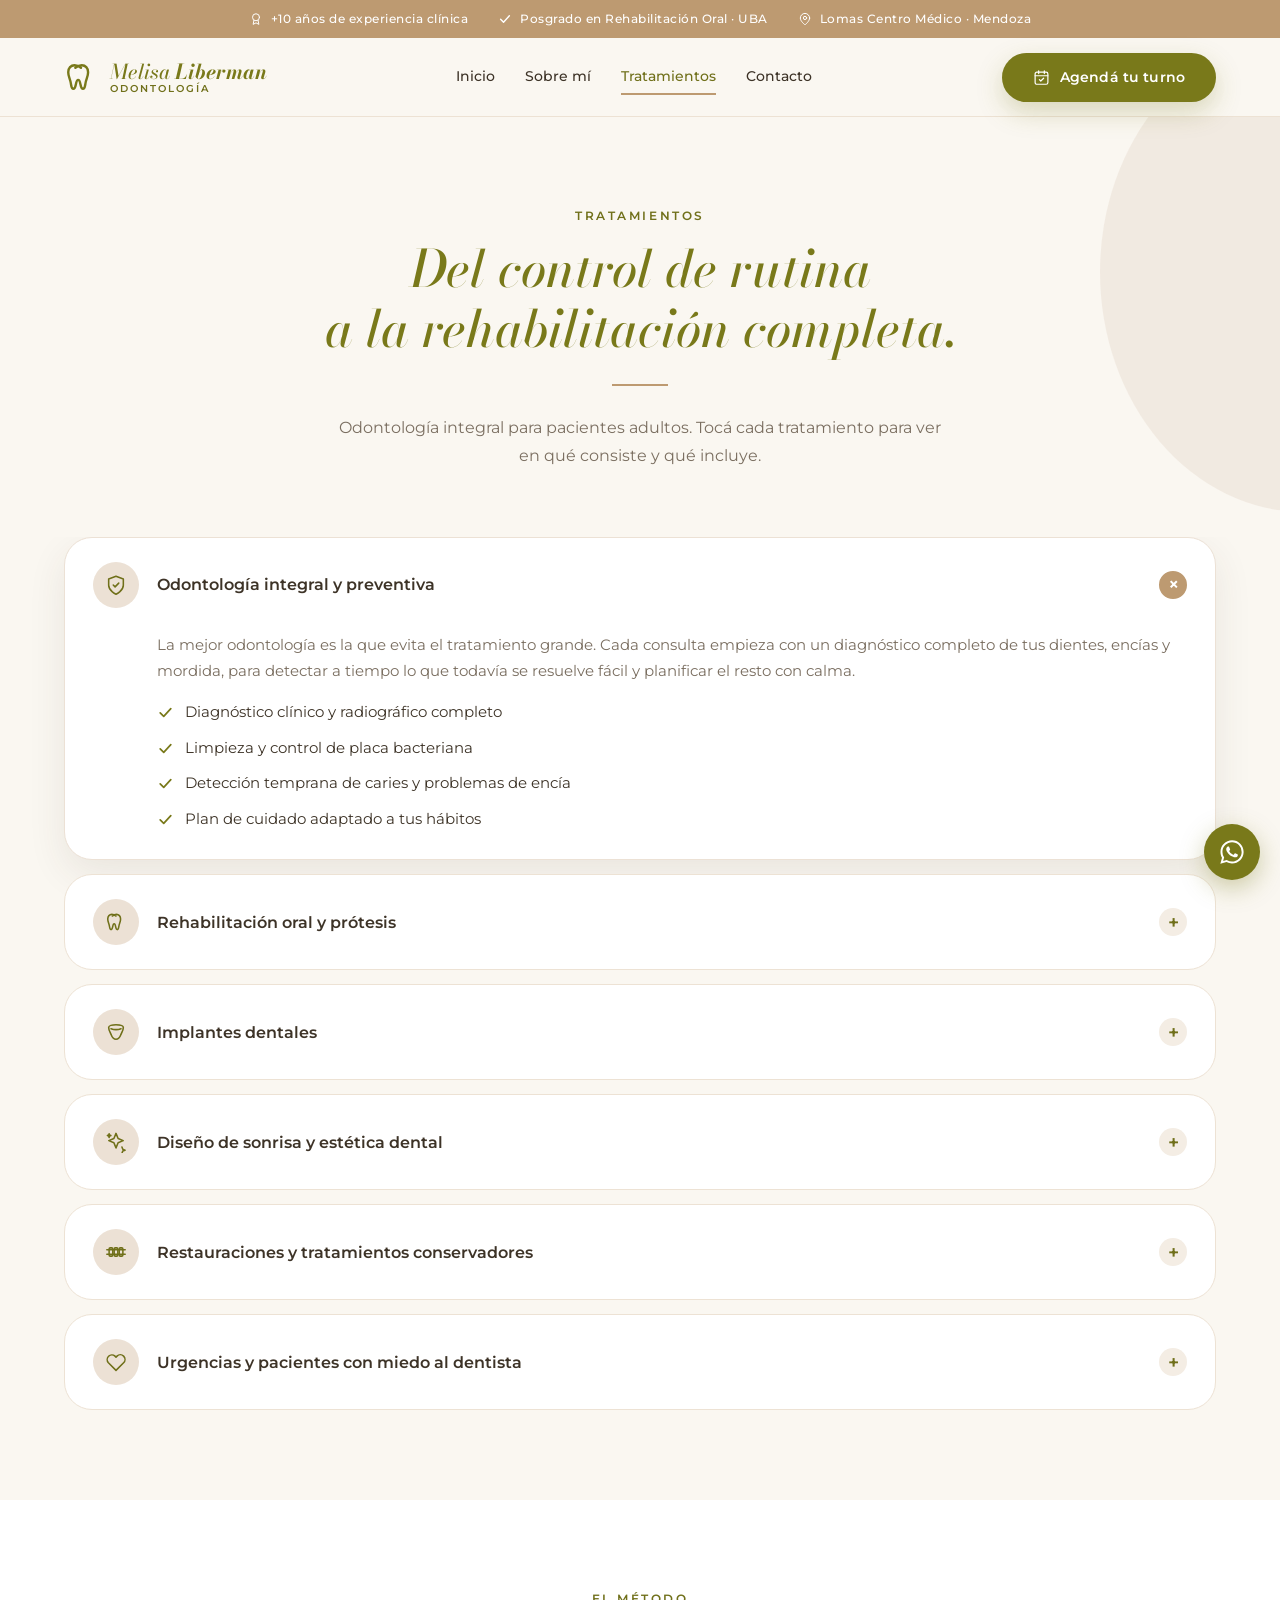
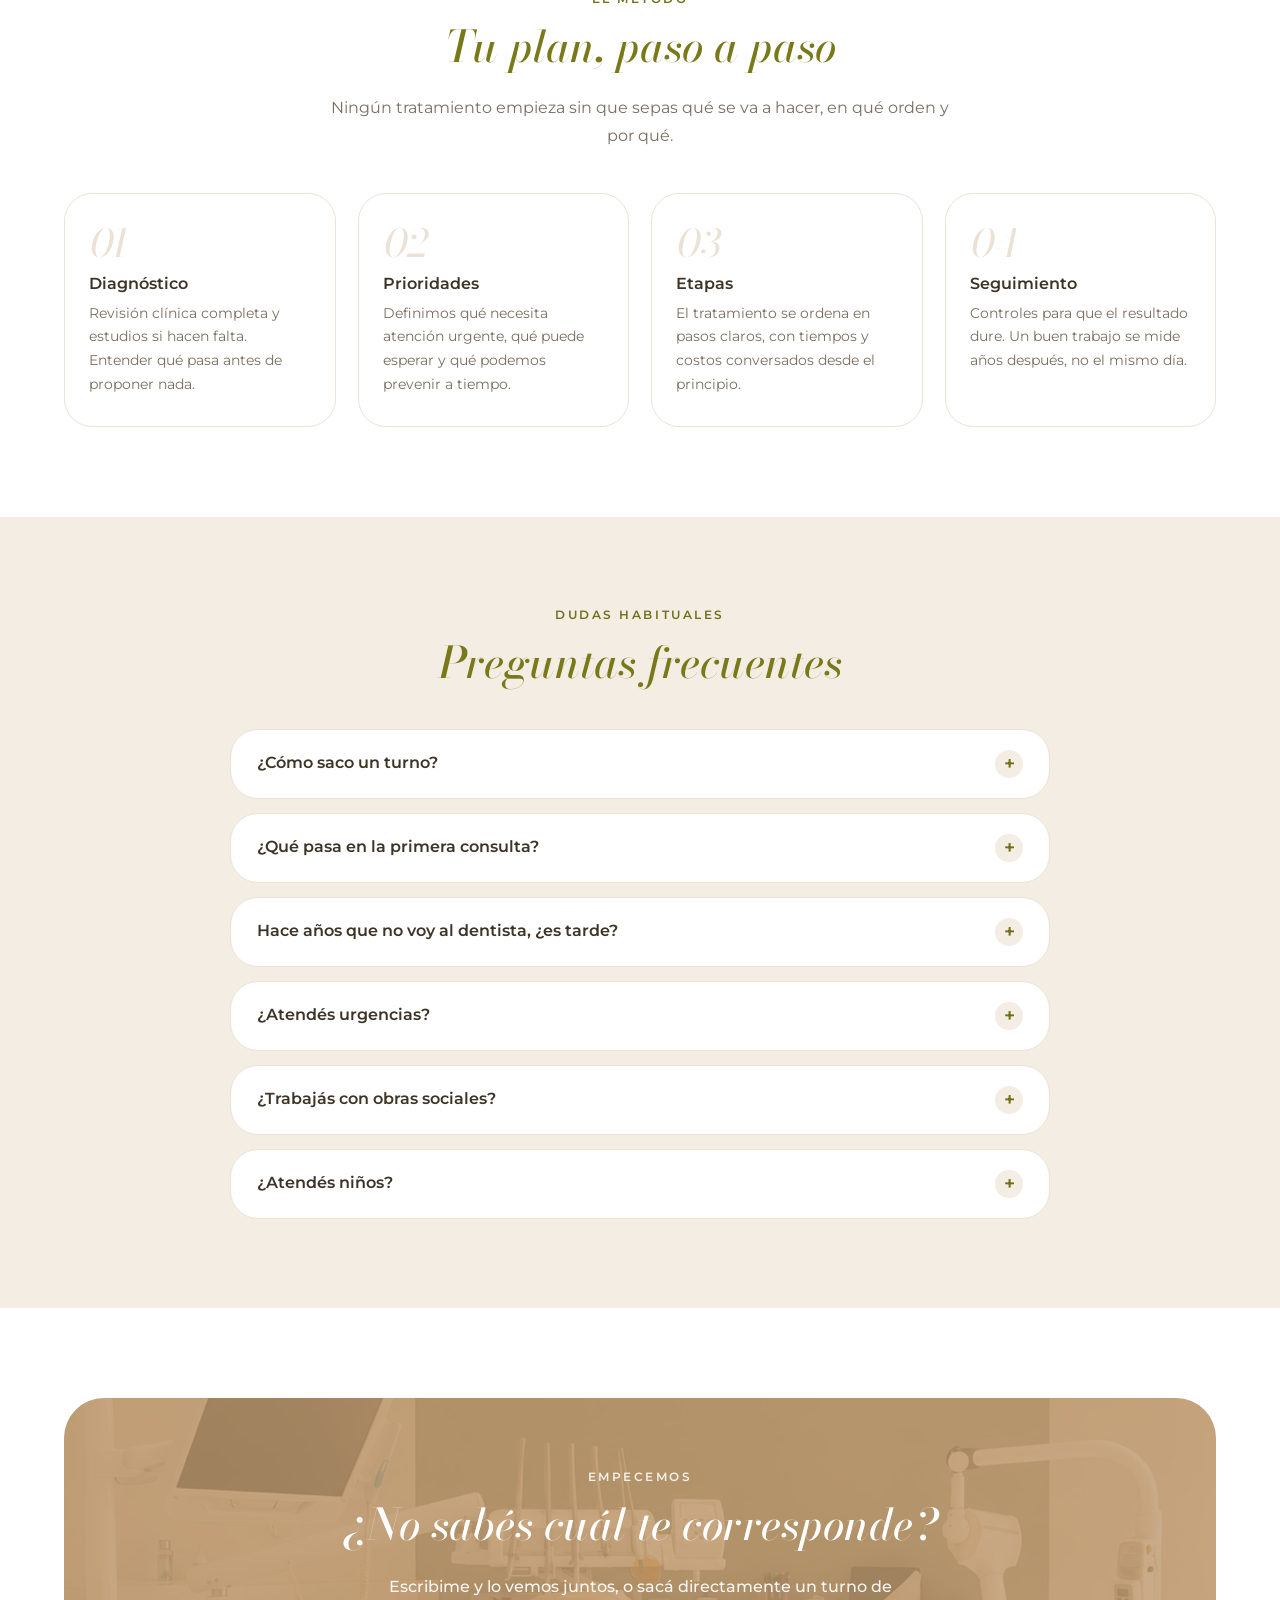
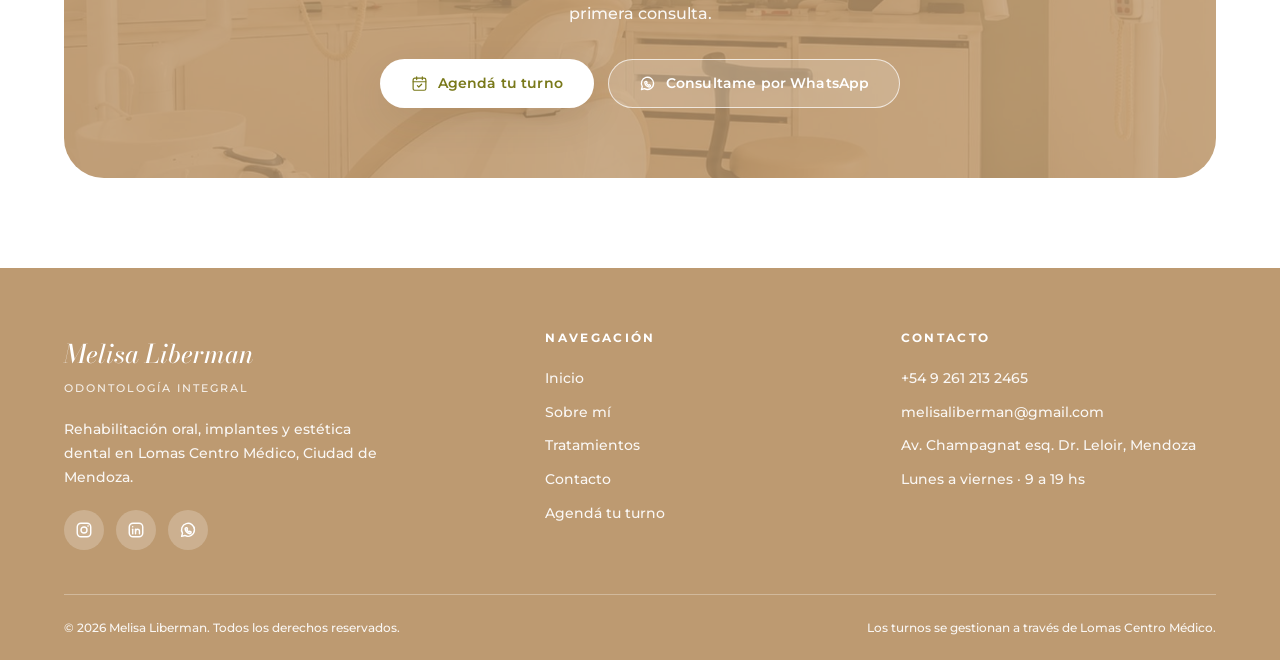
<file: tratamientos.html>
<!DOCTYPE html>
<html lang="es">
<head>
<meta charset="UTF-8">
<meta name="viewport" content="width=device-width, initial-scale=1">
<title>Tratamientos · Melisa Liberman · Odontóloga en Mendoza</title>
<meta name="description" content="Odontología integral y preventiva, rehabilitación oral, prótesis, implantes dentales, diseño de sonrisa, blanqueamiento y restauraciones en Mendoza.">
<link rel="canonical" href="https://melisaliberman.com/tratamientos.html">
<meta property="og:title" content="Tratamientos · Melisa Liberman">
<meta property="og:description" content="Del control de rutina a la rehabilitación completa: qué hacemos y cómo lo planificamos.">
<meta property="og:type" content="website">
<meta property="og:locale" content="es_AR">
<meta property="og:image" content="assets/img/og-image.jpg?v=2">
<link rel="icon" href="assets/img/favicon.png?v=2">
<link rel="preconnect" href="https://fonts.googleapis.com">
<link rel="preconnect" href="https://fonts.gstatic.com" crossorigin>
<link href="https://fonts.googleapis.com/css2?family=Bodoni+Moda:ital,opsz,wght@1,6..96,500;1,6..96,600;1,6..96,700&family=Montserrat:ital,wght@0,400;0,500;0,600;0,700;1,400&display=swap" rel="stylesheet">
<link rel="stylesheet" href="css/styles.css?v=2">
</head>
<body>

<div class="topbar">
  <div class="contenedor">
    <span><svg><use href="assets/iconos.svg?v=2#ico-medalla"></use></svg>+10 años de experiencia clínica</span>
    <span><svg><use href="assets/iconos.svg?v=2#ico-check-simple"></use></svg>Posgrado en Rehabilitación Oral · UBA</span>
    <span><svg><use href="assets/iconos.svg?v=2#ico-mapa"></use></svg>Lomas Centro Médico · Mendoza</span>
  </div>
</div>

<header class="header">
  <div class="contenedor">
    <a class="marca" href="index.html">
      <svg class="marca__icono"><use href="assets/iconos.svg?v=2#ico-diente"></use></svg>
      <span class="marca__txt">
        <span class="marca__nombre">Melisa <b>Liberman</b></span>
        <span class="marca__rol">Odontología</span>
      </span>
    </a>
    <button class="menu-btn" aria-label="Abrir menú" aria-expanded="false">
      <svg><use href="assets/iconos.svg?v=2#ico-menu"></use></svg>
    </button>
    <nav class="nav">
      <a href="index.html">Inicio</a>
      <a href="sobre-mi.html">Sobre mí</a>
      <a href="tratamientos.html" class="activo">Tratamientos</a>
      <a href="contacto.html">Contacto</a>
      <a class="btn btn--primario" href="#" data-agenda>
        <svg><use href="assets/iconos.svg?v=2#ico-calendario"></use></svg>Agendá tu turno
      </a>
    </nav>
    <a class="btn btn--primario" href="#" data-agenda>
      <svg><use href="assets/iconos.svg?v=2#ico-calendario"></use></svg>Agendá tu turno
    </a>
  </div>
</header>

<main>

<!-- ============ Encabezado ============ -->
<section class="seccion" style="padding-bottom:clamp(36px,4vw,56px)">
  <div class="onda onda--der"></div>
  <div class="contenedor centro">
    <span class="eyebrow">Tratamientos</span>
    <h1>
      Del control de rutina
      <span class="destacado">a la rehabilitación completa.</span>
    </h1>
    <hr class="filete">
    <p class="subtitulo">
      Odontología integral para pacientes adultos. Tocá cada tratamiento
      para ver en qué consiste y qué incluye.
    </p>
  </div>
</section>

<!-- ============ Acordeón ============ -->
<section class="seccion" style="padding-top:0">
  <div class="contenedor">
    <div class="acordeon" id="acordeon-tratamientos"></div>
  </div>
</section>

<!-- ============ Cómo trabajamos ============ -->
<section class="seccion seccion--blanca">
  <div class="contenedor">
    <div class="centro" style="margin-bottom:44px">
      <span class="eyebrow">El método</span>
      <h2>Tu plan, paso a paso</h2>
      <p class="subtitulo">
        Ningún tratamiento empieza sin que sepas qué se va a hacer, en qué orden y por qué.
      </p>
    </div>
    <div class="pasos">
      <article class="paso">
        <h3>Diagnóstico</h3>
        <p>Revisión clínica completa y estudios si hacen falta. Entender qué pasa antes de proponer nada.</p>
      </article>
      <article class="paso">
        <h3>Prioridades</h3>
        <p>Definimos qué necesita atención urgente, qué puede esperar y qué podemos prevenir a tiempo.</p>
      </article>
      <article class="paso">
        <h3>Etapas</h3>
        <p>El tratamiento se ordena en pasos claros, con tiempos y costos conversados desde el principio.</p>
      </article>
      <article class="paso">
        <h3>Seguimiento</h3>
        <p>Controles para que el resultado dure. Un buen trabajo se mide años después, no el mismo día.</p>
      </article>
    </div>
  </div>
</section>

<!-- ============ Preguntas frecuentes ============ -->
<section class="seccion seccion--crema">
  <div class="contenedor">
    <div class="centro" style="margin-bottom:40px">
      <span class="eyebrow">Dudas habituales</span>
      <h2>Preguntas frecuentes</h2>
    </div>
    <div class="acordeon faq" style="max-width:820px;margin-inline:auto">
      <details class="acor">
        <summary><span>¿Cómo saco un turno?</span><span class="acor__mas" aria-hidden="true">+</span></summary>
        <div class="acor__cuerpo">
          <p>Desde el botón <b>“Agendá tu turno”</b>, que te lleva a la agenda online de
             Lomas Centro Médico. Ahí elegís día y horario disponible. Si preferís, también
             podés escribirme por WhatsApp y lo coordinamos.</p>
        </div>
      </details>
      <details class="acor">
        <summary><span>¿Qué pasa en la primera consulta?</span><span class="acor__mas" aria-hidden="true">+</span></summary>
        <div class="acor__cuerpo">
          <p>Charlamos sobre lo que te trae, reviso el estado de tus dientes, encías y mordida,
             y si hace falta pedimos estudios. Con eso armo un plan por etapas y te lo explico
             con tiempos y costos antes de empezar nada.</p>
        </div>
      </details>
      <details class="acor">
        <summary><span>Hace años que no voy al dentista, ¿es tarde?</span><span class="acor__mas" aria-hidden="true">+</span></summary>
        <div class="acor__cuerpo">
          <p>No. Es una de las situaciones más comunes en el consultorio y no hay ningún
             reproche: se revisa cómo está todo, se ordena por prioridades y se avanza al
             ritmo que puedas. Casi siempre es menos de lo que uno imagina.</p>
        </div>
      </details>
      <details class="acor">
        <summary><span>¿Atendés urgencias?</span><span class="acor__mas" aria-hidden="true">+</span></summary>
        <div class="acor__cuerpo">
          <p>Sí. Si tenés dolor, escribime por WhatsApp contándome qué te pasa y buscamos
             el espacio más cercano para verte.</p>
        </div>
      </details>
      <details class="acor">
        <summary><span>¿Trabajás con obras sociales?</span><span class="acor__mas" aria-hidden="true">+</span></summary>
        <div class="acor__cuerpo">
          <p>La cobertura depende de cada plan y se gestiona a través de Lomas Centro Médico.
             Escribime antes de sacar el turno y te confirmo cómo es tu caso.</p>
        </div>
      </details>
      <details class="acor">
        <summary><span>¿Atendés niños?</span><span class="acor__mas" aria-hidden="true">+</span></summary>
        <div class="acor__cuerpo">
          <p>No. La consulta es para pacientes adultos. Si necesitás una odontopediatra,
             en Lomas Centro Médico hay profesionales que atienden a los más chicos y
             te puedo orientar.</p>
        </div>
      </details>
    </div>
  </div>
</section>

<!-- ============ CTA ============ -->
<section class="seccion seccion--blanca">
  <div class="contenedor">
    <div class="cta">
      <span class="eyebrow">Empecemos</span>
      <h2>¿No sabés cuál te corresponde?</h2>
      <p>Escribime y lo vemos juntos, o sacá directamente un turno de primera consulta.</p>
      <div class="cta__acciones">
        <a class="btn btn--claro" href="#" data-agenda>
          <svg><use href="assets/iconos.svg?v=2#ico-calendario"></use></svg>Agendá tu turno
        </a>
        <a class="btn btn--fantasma" href="#" data-wa>
          <svg><use href="assets/iconos.svg?v=2#ico-whatsapp"></use></svg>Consultame por WhatsApp
        </a>
      </div>
    </div>
  </div>
</section>

</main>

<footer class="footer">
  <div class="contenedor">
    <div class="footer__top">
      <div>
        <span class="footer__marca">Melisa Liberman</span>
        <span class="footer__rol">Odontología integral</span>
        <p>Rehabilitación oral, implantes y estética dental en Lomas Centro Médico, Ciudad de Mendoza.</p>
        <div class="footer__redes">
          <a href="https://www.instagram.com/melisaliberman.odontologa/" target="_blank" rel="noopener" aria-label="Instagram">
            <svg><use href="assets/iconos.svg?v=2#ico-instagram"></use></svg>
          </a>
          <a href="https://www.linkedin.com/in/melisa-liberman-odontologa/" target="_blank" rel="noopener" aria-label="LinkedIn">
            <svg><use href="assets/iconos.svg?v=2#ico-linkedin"></use></svg>
          </a>
          <a href="#" data-wa aria-label="WhatsApp">
            <svg><use href="assets/iconos.svg?v=2#ico-whatsapp"></use></svg>
          </a>
        </div>
      </div>
      <div>
        <h4>Navegación</h4>
        <a href="index.html">Inicio</a>
        <a href="sobre-mi.html">Sobre mí</a>
        <a href="tratamientos.html">Tratamientos</a>
        <a href="contacto.html">Contacto</a>
        <a href="#" data-agenda>Agendá tu turno</a>
      </div>
      <div>
        <h4>Contacto</h4>
        <a href="#" data-wa>+54 9 261 213 2465</a>
        <a href="mailto:melisaliberman@gmail.com">melisaliberman@gmail.com</a>
        <a href="https://maps.google.com/?q=Lomas+Centro+Medico+Mendoza" target="_blank" rel="noopener">Av. Champagnat esq. Dr. Leloir, Mendoza</a>
        <a href="#" style="cursor:default">Lunes a viernes · 9 a 19 hs</a>
      </div>
    </div>
    <div class="footer__abajo">
      <span>© <span data-anio></span> Melisa Liberman. Todos los derechos reservados.</span>
      <span>Los turnos se gestionan a través de Lomas Centro Médico.</span>
    </div>
  </div>
</footer>

<a class="wa-flotante" href="#" data-wa aria-label="Escribir por WhatsApp">
  <svg viewBox="0 0 24 24"><path d="M12.04 2C6.58 2 2.13 6.45 2.13 11.91c0 1.75.46 3.45 1.32 4.95L2 22l5.25-1.38a9.87 9.87 0 0 0 4.79 1.22h.01c5.46 0 9.91-4.45 9.91-9.91 0-2.65-1.03-5.14-2.9-7.01A9.82 9.82 0 0 0 12.04 2Zm0 18.13h-.01a8.2 8.2 0 0 1-4.18-1.15l-.3-.18-3.11.82.83-3.04-.2-.31a8.18 8.18 0 0 1-1.26-4.36c0-4.54 3.7-8.23 8.24-8.23 2.2 0 4.27.86 5.82 2.41a8.18 8.18 0 0 1 2.41 5.83c0 4.54-3.7 8.21-8.24 8.21Zm4.52-6.16c-.25-.12-1.47-.72-1.69-.81-.23-.08-.39-.12-.56.13-.16.24-.64.8-.78.97-.15.16-.29.18-.53.06-.25-.12-1.05-.39-1.99-1.23-.74-.66-1.23-1.47-1.38-1.72-.14-.25-.01-.38.11-.5.11-.11.25-.29.37-.43.12-.15.16-.25.25-.41.08-.17.04-.31-.02-.43-.06-.12-.56-1.34-.76-1.84-.2-.48-.4-.42-.56-.42-.14-.01-.31-.01-.47-.01-.16 0-.43.06-.65.31-.22.25-.86.84-.86 2.05s.88 2.38 1 2.54c.12.17 1.73 2.64 4.19 3.7.59.25 1.04.4 1.4.52.59.19 1.12.16 1.55.1.47-.07 1.47-.6 1.67-1.18.21-.58.21-1.07.15-1.18-.06-.11-.22-.17-.47-.29Z"/></svg>
</a>

<script type="module" src="js/tratamientos.js?v=2"></script>
</body>
</html>
</file>
<file: css/styles.css>
/* =========================================================
   Melisa Liberman · Sistema visual
   Blanco dominante, bandas de beige caramelo y el oliva reservado
   a los titulares y al botón principal. Sin bloques oscuros.
   Un solo tipo en los titulares: Bodoni Moda itálica.
   ========================================================= */

:root{
  /* --- Beige caramelo: el campo de la paleta ---
     Es el color que ocupa superficie: las bandas (topbar, footer, CTA),
     las ondas, los círculos de íconos y los filetes. Nunca para texto chico. */
  --caramelo:#BD9A71;         /* el beige caramelo de marca */
  --caramelo-claro:#ECE1D5;   /* fondos de íconos y ondas */

  /* --- Oliva: el acento ---
     Aparece solo en los titulares y en el botón principal, igual que en
     las piezas de Instagram. Nunca como fondo de bloques grandes. */
  --oliva:#79791A;            /* títulos y botones · el oliva exacto de marca */
  --oliva-osc:#616115;        /* solo el hover de los botones */
  --oliva-medio:#70701A;      /* textos chicos e íconos · 4.9:1 sobre crema */

  /* --- Neutros --- */
  --blanco:#FFFFFF;
  --crema:#FAF7F1;            /* fondo general */
  --crema-2:#F4EDE4;          /* secciones alternadas */

  /* --- Titulares: un solo color, el oliva de marca --- */
  --titulo:#79791A;
  --sobre-caramelo:#FFFFFF;   /* texto encima de las bandas caramelo */

  /* --- Texto --- */
  --texto:#3D3327;
  --gris:#7A6E60;
  --gris-claro:#A2968A;
  --borde:#EDE2D4;

  /* --- Estados --- */
  --ok:#5C8A3C;
  --error:#C0503C;

  /* --- Formas --- */
  --radio:16px;
  --radio-lg:28px;
  --radio-xl:40px;
  --sombra:0 2px 12px rgba(61,51,39,.05);
  --sombra-md:0 14px 38px rgba(61,51,39,.09);
  --sombra-lg:0 28px 70px rgba(61,51,39,.14);

  --ancho:1200px;
  --header-h:78px;

  /* --- Tipografías --- */
  --f-display:'Bodoni Moda',Georgia,serif;   /* titulares, siempre itálica */
  --f-texto:'Montserrat',system-ui,sans-serif;
}

/* ---------- Reset ---------- */
*,*::before,*::after{box-sizing:border-box}
html{scroll-behavior:smooth;scroll-padding-top:calc(var(--header-h) + 16px);overflow-x:hidden}
body{
  margin:0;font-family:var(--f-texto);color:var(--texto);
  background:var(--crema);font-size:16px;line-height:1.7;
  -webkit-font-smoothing:antialiased;overflow-x:hidden;
}
/* height:auto es imprescindible: las imágenes llevan width/height en el HTML
   (evitan el salto de layout al cargar) y sin esto el navegador respeta ese
   alto fijo mientras achica el ancho, deformando la foto. */
img{max-width:100%;height:auto;display:block}
a{color:var(--oliva-medio);text-decoration:none}
button{font-family:inherit}
p{margin:0 0 1em}
ul{margin:0;padding:0;list-style:none}

/* ---------- Titulares ----------
   Una sola tipografía en todos los niveles: Bodoni Moda itálica.
   La jerarquía se hace con tamaño y peso, nunca cambiando de fuente. */
h1,h2,h3,h4{
  font-family:var(--f-display);font-style:italic;font-weight:500;
  color:var(--titulo);margin:0 0 .5em;line-height:1.18;
}
h1{font-size:clamp(2.4rem,4.8vw,3.8rem)}
h2{font-size:clamp(1.9rem,3.4vw,2.8rem)}
h3{font-size:clamp(1.15rem,1.6vw,1.4rem)}
h4{font-size:1.05rem}

/* La segunda línea del titular. Mismo color, mismo peso, mismo cuerpo:
   solo fuerza el salto de línea donde queremos que corte la frase. */
.destacado{display:block}

/* ---------- Utilidades ---------- */
.contenedor{width:100%;max-width:var(--ancho);margin-inline:auto;padding-inline:24px}
/* overflow:hidden recorta las ondas decorativas para que no generen
   scroll horizontal en pantallas angostas. */
.seccion{padding:clamp(56px,7vw,104px) 0;position:relative;overflow:hidden}
.seccion--crema{background:var(--crema-2)}
.seccion--blanca{background:var(--blanco)}
.centro{text-align:center}
.oculto{display:none !important}
.mt-0{margin-top:0}

.eyebrow{
  font-family:var(--f-texto);font-size:.72rem;font-weight:600;letter-spacing:.22em;
  text-transform:uppercase;color:var(--oliva-medio);margin:0 0 1em;display:block;
}
.subtitulo{color:var(--gris);max-width:620px;font-size:1.02rem}
.centro .subtitulo{margin-inline:auto}
/* En los encabezados centrados el titular es más largo: lo achicamos un poco
   para que no llegue a los bordes ni se corte en pantallas medianas. */
.centro h1{font-size:clamp(2.1rem,4vw,3.2rem)}

.filete{width:56px;height:2px;background:var(--caramelo);margin:0 0 28px;border:0}
.centro .filete{margin-inline:auto}

/* Onda caramelo decorativa (la forma orgánica del kit de marca) */
.onda{
  position:absolute;pointer-events:none;z-index:0;opacity:.55;
  background:var(--caramelo-claro);
}
.onda--izq{
  left:-140px;top:8%;width:320px;height:520px;
  border-radius:0 60% 60% 0/0 50% 50% 0;
}
.onda--der{
  right:-160px;bottom:6%;width:340px;height:480px;
  border-radius:60% 0 0 60%/50% 0 0 50%;
}
.seccion > .contenedor,
.hero > .contenedor{position:relative;z-index:1}

/* ---------- Botones ---------- */
.btn{
  display:inline-flex;align-items:center;justify-content:center;gap:10px;
  padding:15px 30px;border-radius:999px;font-family:var(--f-texto);font-weight:600;
  font-size:.9rem;border:1.5px solid transparent;cursor:pointer;letter-spacing:.01em;
  transition:transform .2s ease,box-shadow .2s ease,background .2s ease,color .2s ease;
  white-space:nowrap;line-height:1;
}
.btn svg{width:17px;height:17px;flex:none;fill:none;stroke:currentColor;stroke-width:1.8}
.btn--primario{background:var(--oliva);color:#fff;box-shadow:0 10px 26px rgba(121,121,26,.26)}
.btn--primario:hover{background:var(--oliva-osc);transform:translateY(-2px);box-shadow:0 14px 32px rgba(121,121,26,.32)}
.btn--tostado{background:var(--caramelo);color:#fff;box-shadow:0 10px 26px rgba(189,154,113,.34)}
.btn--tostado:hover{background:var(--oliva-medio);transform:translateY(-2px)}
.btn--linea{background:transparent;color:var(--oliva-medio);border-color:var(--caramelo)}
.btn--linea:hover{background:var(--oliva-medio);color:#fff;border-color:var(--oliva-medio);transform:translateY(-2px)}
/* Los dos que van encima de una banda caramelo */
.btn--claro{background:#fff;color:var(--oliva);box-shadow:var(--sombra-md)}
.btn--claro:hover{transform:translateY(-2px);box-shadow:var(--sombra-lg)}
.btn--fantasma{background:rgba(255,255,255,.16);color:#fff;border-color:rgba(255,255,255,.7)}
.btn--fantasma:hover{background:#fff;color:var(--oliva)}
.btn--sm{padding:11px 20px;font-size:.82rem}

/* ---------- Bandas caramelo ----------
   Topbar, footer, CTA, sello del hero y tarjeta destacada.
   Todo el texto encima va en blanco; se le sube medio punto de peso
   porque el blanco sobre un beige medio necesita algo más de cuerpo. */
.topbar,.footer,.cta,.bloque-oliva,.hero__sello{font-weight:500}
.topbar b,.footer b,.cta b,.bloque-oliva b{font-weight:700}

/* ---------- Header ---------- */
.topbar{
  background:var(--caramelo);color:var(--sobre-caramelo);font-size:.78rem;letter-spacing:.04em;
}
.topbar .contenedor{
  display:flex;gap:30px;align-items:center;justify-content:center;
  min-height:38px;flex-wrap:wrap;padding-block:7px;
}
.topbar span{display:inline-flex;align-items:center;gap:8px}
.topbar svg{width:14px;height:14px;fill:none;stroke:currentColor;stroke-width:1.8}

.header{
  position:sticky;top:0;z-index:60;background:rgba(250,247,241,.92);
  backdrop-filter:blur(12px);border-bottom:1px solid var(--borde);
}
.header .contenedor{
  display:flex;align-items:center;justify-content:space-between;gap:20px;
  min-height:var(--header-h);
}
.marca{display:flex;align-items:center;gap:12px;color:inherit}
.marca__icono{width:34px;height:34px;flex:none;fill:none;color:var(--oliva);stroke:currentColor;stroke-width:1.6}
.marca__txt{display:flex;flex-direction:column;line-height:1.15}
.marca__nombre{
  font-family:var(--f-display);font-style:italic;font-size:1.28rem;
  color:var(--titulo);font-weight:500;
}
.marca__nombre b{font-weight:700}
.marca__rol{
  font-size:.62rem;letter-spacing:.2em;text-transform:uppercase;
  color:var(--oliva-medio);font-weight:600;
}

.nav{display:flex;align-items:center;gap:30px}
.nav a{
  color:var(--texto);font-size:.88rem;font-weight:500;position:relative;padding-block:6px;
}
.nav a:not(.btn):after{
  content:"";position:absolute;left:0;right:100%;bottom:0;height:1.5px;
  background:var(--caramelo);transition:right .25s ease;
}
.nav a:not(.btn):hover:after,.nav a.activo:after{right:0}
.nav a.activo{color:var(--oliva-medio)}
.nav .btn{display:none}
.menu-btn{
  display:none;background:none;border:0;cursor:pointer;color:var(--oliva-medio);padding:6px;
}
.menu-btn svg{width:26px;height:26px;fill:none;stroke:currentColor;stroke-width:1.8}
.header > .contenedor > .btn{flex:none}

/* ---------- Hero ---------- */
.hero{
  position:relative;padding:clamp(48px,6vw,86px) 0 clamp(60px,7vw,100px);
  overflow:hidden;
}
.hero .contenedor{
  display:grid;grid-template-columns:1fr 1.02fr;gap:clamp(32px,5vw,68px);align-items:center;
}
.hero__saludo{
  display:inline-flex;align-items:center;gap:10px;font-size:.72rem;font-weight:600;
  letter-spacing:.22em;text-transform:uppercase;color:var(--oliva-medio);margin-bottom:22px;
}
.hero__saludo:before{content:"";width:34px;height:1.5px;background:var(--caramelo)}
.hero h1{margin-bottom:26px}
.hero__desc{color:var(--gris);font-size:1.05rem;max-width:460px}
.hero__acciones{display:flex;gap:14px;flex-wrap:wrap;margin-top:32px}

.hero__media{position:relative}
.hero__foto{
  width:100%;aspect-ratio:4/5;object-fit:cover;
  border-radius:240px 240px var(--radio-xl) var(--radio-xl); /* arco arriba */
  box-shadow:var(--sombra-lg);
}
/* Píldora con los ejes de trabajo, arriba a la derecha de la foto */
.hero__sello{
  position:absolute;top:24px;right:-14px;background:var(--caramelo);color:var(--sobre-caramelo);
  border-radius:999px;padding:22px 26px;text-align:center;box-shadow:var(--sombra-md);
  font-size:.76rem;line-height:1.7;letter-spacing:.02em;
}
.hero__sello b{display:block;font-weight:600}

/* ---------- Tarjeta flotante ---------- */
.tarjeta{
  background:var(--blanco);border-radius:var(--radio-xl);box-shadow:var(--sombra-md);
  padding:clamp(28px,4vw,56px);position:relative;z-index:1;
}

/* ---------- Bloque dúo (texto + imagen) ---------- */
.duo{display:grid;grid-template-columns:1fr 1fr;gap:clamp(28px,5vw,64px);align-items:center}
.duo--invertido .duo__txt{order:2}
/* En una columna del dúo el titular tiene la mitad del ancho: lo achicamos
   para que no ocupe cuatro líneas y no empuje la foto hacia abajo. */
.duo__txt h1{font-size:clamp(2.1rem,3.4vw,3rem)}
.duo__img{border-radius:var(--radio-lg);overflow:hidden;box-shadow:var(--sombra-md)}
.duo__img img{width:100%;aspect-ratio:4/3;object-fit:cover}
/* Foto en óvalo: el recurso del kit de marca para los retratos */
.duo__img--ovalo{border-radius:50%;box-shadow:var(--sombra-lg)}
.duo__img--ovalo img{aspect-ratio:4/5}

/* ---------- Grillas ---------- */
.grilla{display:grid;gap:22px}
.grilla--2{grid-template-columns:repeat(2,1fr)}
.grilla--3{grid-template-columns:repeat(3,1fr)}
.grilla--4{grid-template-columns:repeat(4,1fr)}
/* Inicio: las 4 tarjetas a la izquierda y la tarjeta caramelo a la derecha */
.grilla--trat{grid-template-columns:2.2fr 1fr}

.card-trat{
  background:var(--blanco);border-radius:var(--radio-lg);padding:32px 26px;
  box-shadow:var(--sombra);border:1px solid var(--borde);
  transition:transform .25s ease,box-shadow .25s ease;text-align:center;
  display:flex;flex-direction:column;
}
.card-trat:hover{transform:translateY(-5px);box-shadow:var(--sombra-md)}
.card-trat__icono{
  width:58px;height:58px;border-radius:50%;background:var(--caramelo);
  display:grid;place-items:center;margin:0 auto 20px;flex:none;color:#fff;
}
.card-trat__icono svg{width:26px;height:26px;fill:none;stroke:currentColor;stroke-width:1.6}
/* Los títulos de tarjeta son texto corto: van en la sans para que se lean
   parejos con el párrafo de abajo. No compiten con los titulares reales. */
.card-trat h3{
  font-family:var(--f-texto);font-style:normal;font-weight:600;font-size:1.02rem;
  color:var(--texto);margin-bottom:.5em;
}
.card-trat p{color:var(--gris);font-size:.88rem;margin:0}

/* Bloque oscuro que acompaña la grilla (mantiene el nombre de clase
   por compatibilidad con el HTML) */
.bloque-oliva{
  background:var(--caramelo);color:var(--sobre-caramelo);border-radius:var(--radio-lg);
  padding:clamp(30px,3.6vw,44px);display:flex;flex-direction:column;justify-content:center;
}
.bloque-oliva h3{
  color:var(--sobre-caramelo);font-size:clamp(1.5rem,2.2vw,2rem);line-height:1.25;margin-bottom:.6em;
}
.bloque-oliva p{color:rgba(255,255,255,.92);font-size:.9rem;margin:0}
.bloque-oliva .filete{background:#fff;opacity:.5;margin:24px 0 0}
.bloque-oliva .eyebrow{color:rgba(255,255,255,.85)}

/* ---------- Acordeón ---------- */
.acordeon{display:flex;flex-direction:column;gap:14px}
.acor{
  background:var(--blanco);border:1px solid var(--borde);border-radius:var(--radio-lg);
  overflow:hidden;transition:box-shadow .25s ease;
}
.acor[open]{box-shadow:var(--sombra-md);border-color:var(--caramelo-claro)}
.acor summary{
  list-style:none;cursor:pointer;padding:24px 28px;display:flex;align-items:center;gap:18px;
  font-weight:600;font-size:1.02rem;color:var(--texto);
}
.acor summary::-webkit-details-marker{display:none}
.acor__ico{
  width:46px;height:46px;border-radius:50%;background:var(--caramelo-claro);
  display:grid;place-items:center;flex:none;color:var(--oliva-medio);
}
.acor__ico svg{width:22px;height:22px;fill:none;stroke:currentColor;stroke-width:1.6}
.acor__mas{
  margin-left:auto;width:28px;height:28px;border-radius:50%;background:var(--crema-2);
  display:grid;place-items:center;flex:none;color:var(--oliva-medio);
  font-size:1.2rem;line-height:1;transition:transform .25s ease;
}
.acor[open] .acor__mas{transform:rotate(45deg);background:var(--caramelo);color:#fff}
.acor__cuerpo{padding:0 28px 28px 92px;color:var(--gris);font-size:.94rem}
.acor__cuerpo ul{display:grid;gap:10px;margin-top:16px}
.acor__cuerpo li{display:flex;gap:11px;align-items:flex-start}
.acor__cuerpo li{color:var(--texto)}
.acor__cuerpo li svg{width:17px;height:17px;flex:none;margin-top:5px;fill:none;color:var(--oliva);stroke:currentColor;stroke-width:2}

/* ---------- Pasos ---------- */
.pasos{display:grid;grid-template-columns:repeat(4,1fr);gap:22px;counter-reset:paso}
.paso{
  background:var(--blanco);border-radius:var(--radio-lg);padding:30px 24px;
  border:1px solid var(--borde);position:relative;
}
.paso:before{
  counter-increment:paso;content:counter(paso,decimal-leading-zero);
  font-family:var(--f-display);font-style:italic;font-size:2.4rem;color:var(--caramelo-claro);
  display:block;line-height:1;margin-bottom:12px;
}
.paso h3{
  font-family:var(--f-texto);font-style:normal;font-weight:600;font-size:1rem;color:var(--texto);
}
.paso p{color:var(--gris);font-size:.87rem;margin:0}

/* ---------- Beneficios / credenciales ---------- */
.beneficio{display:flex;gap:16px;align-items:flex-start}
.beneficio__ico{
  width:46px;height:46px;border-radius:14px;background:var(--caramelo-claro);
  display:grid;place-items:center;flex:none;color:var(--oliva-medio);
}
.beneficio__ico svg{width:22px;height:22px;fill:none;stroke:currentColor;stroke-width:1.6}
.beneficio h3{
  font-family:var(--f-texto);font-style:normal;font-weight:600;font-size:.98rem;
  color:var(--texto);margin-bottom:.3em;
}
.beneficio p{color:var(--gris);font-size:.87rem;margin:0}

/* ---------- Línea de tiempo ---------- */
.timeline{position:relative;padding-left:34px}
.timeline:before{content:"";position:absolute;left:8px;top:8px;bottom:8px;width:1.5px;background:var(--borde)}
.timeline li{position:relative;padding-bottom:32px}
.timeline li:last-child{padding-bottom:0}
.timeline li:before{
  content:"";position:absolute;left:-30px;top:8px;width:11px;height:11px;border-radius:50%;
  background:var(--caramelo);box-shadow:0 0 0 4px var(--crema);
}
.timeline .anio{font-size:.72rem;font-weight:600;letter-spacing:.16em;text-transform:uppercase;color:var(--oliva-medio)}
.timeline h3{
  font-family:var(--f-texto);font-style:normal;font-weight:600;font-size:1rem;
  color:var(--texto);margin:.25em 0 .3em;
}
.timeline p{color:var(--gris);font-size:.88rem;margin:0}

/* ---------- Testimonios ---------- */
.testis{position:relative;min-height:250px}
.testi{
  display:none;background:var(--blanco);border-radius:var(--radio-lg);
  padding:clamp(28px,3.4vw,42px);border:1px solid var(--borde);
}
.testi.activo{display:block;animation:aparecer .5s ease}
@keyframes aparecer{from{opacity:0;transform:translateY(10px)}to{opacity:1;transform:none}}
/* Bodoni no dibuja bien las comillas grandes: usamos Georgia para este glifo. */
.testi__comilla{
  font-family:Georgia,'Times New Roman',serif;font-size:4.2rem;color:var(--caramelo-claro);
  line-height:1;display:block;height:34px;overflow:hidden;margin-bottom:10px;
}
.testi p{font-size:1rem;color:var(--texto);font-style:italic}
.testi__autor{display:flex;align-items:center;gap:14px;margin-top:24px}
.testi__autor img,.testi__inicial{
  width:52px;height:52px;border-radius:50%;object-fit:cover;flex:none;
}
.testi__inicial{
  background:var(--caramelo);color:#fff;display:grid;place-items:center;
  font-family:var(--f-display);font-style:italic;font-size:1.2rem;
}
.testi__autor b{display:block;font-size:.92rem;color:var(--texto)}
.testi__autor span{font-size:.78rem;color:var(--gris-claro);letter-spacing:.06em;text-transform:uppercase}
.puntos{display:flex;gap:2px;justify-content:center;margin-top:20px}
/* El punto se dibuja con un ::before para que el botón real mida 40x40 y se
   pueda tocar con el dedo sin agrandar el círculo visible. */
.puntos button{
  width:40px;height:40px;border:0;background:none;cursor:pointer;padding:0;
  display:grid;place-items:center;
}
.puntos button:before{
  content:"";width:9px;height:9px;border-radius:50%;background:var(--caramelo-claro);
  transition:width .25s ease,background .25s ease;
}
.puntos button.activo:before{width:28px;border-radius:999px;background:var(--caramelo)}

/* ---------- CTA final ---------- */
.cta{
  position:relative;overflow:hidden;background:var(--caramelo);color:var(--sobre-caramelo);
  border-radius:var(--radio-xl);padding:clamp(40px,5.5vw,76px);text-align:center;
}
.cta:before{
  content:"";position:absolute;inset:0;background:url("../assets/img/cta-fondo.jpg?v=2") center/cover;
  opacity:.18;
}
.cta > *{position:relative;z-index:1}
.cta h2{color:var(--sobre-caramelo)}
.cta p{color:rgba(255,255,255,.92);max-width:560px;margin-inline:auto}
.cta .eyebrow{color:rgba(255,255,255,.85)}
.cta__acciones{display:flex;gap:14px;justify-content:center;flex-wrap:wrap;margin-top:32px}

/* ---------- Contacto ---------- */
.contacto-grid{display:grid;grid-template-columns:1fr 1.05fr;gap:clamp(28px,4vw,56px);align-items:start}
.contacto-item{display:flex;gap:16px;align-items:flex-start;padding:20px 0;border-bottom:1px solid var(--borde)}
.contacto-item:last-child{border-bottom:0}
.contacto-item__ico{
  width:44px;height:44px;border-radius:50%;background:var(--caramelo-claro);
  display:grid;place-items:center;flex:none;color:var(--oliva-medio);
}
.contacto-item__ico svg{width:20px;height:20px;fill:none;stroke:currentColor;stroke-width:1.7}
.contacto-item b{display:block;font-size:.72rem;letter-spacing:.16em;text-transform:uppercase;color:var(--oliva-medio);margin-bottom:3px}
.contacto-item a,.contacto-item span{color:var(--texto);font-size:.96rem}
.contacto-item a:hover{color:var(--oliva-medio)}

.form{display:grid;gap:16px}
.campo{display:flex;flex-direction:column;gap:7px}
.campo label{font-size:.78rem;font-weight:600;letter-spacing:.1em;text-transform:uppercase;color:var(--oliva-medio)}
.campo input,.campo textarea,.campo select{
  font-family:inherit;font-size:.95rem;color:var(--texto);background:var(--blanco);
  border:1.5px solid var(--borde);border-radius:14px;padding:14px 16px;
  transition:border-color .2s ease,box-shadow .2s ease;
}
.campo textarea{resize:vertical;min-height:130px}
.campo input:focus,.campo textarea:focus,.campo select:focus{
  outline:0;border-color:var(--caramelo);box-shadow:0 0 0 3px rgba(189,154,113,.24);
}
.form .btn{justify-self:start;margin-top:6px}
.form__aviso{font-size:.86rem;border-radius:14px;padding:13px 16px;display:none}
.form__aviso.ok{display:block;background:#EDF4E6;color:var(--ok)}
.form__aviso.mal{display:block;background:#F9E9E5;color:var(--error)}

.mapa{border-radius:var(--radio-lg);overflow:hidden;box-shadow:var(--sombra);border:1px solid var(--borde);margin-top:32px}
.mapa iframe{display:block;width:100%;height:340px;border:0}

/* ---------- Galería ---------- */
.galeria{display:grid;grid-template-columns:repeat(3,1fr);gap:18px}
.galeria img{width:100%;aspect-ratio:4/3;object-fit:cover;border-radius:var(--radio-lg);box-shadow:var(--sombra)}

/* ---------- FAQ ---------- */
.faq summary{font-size:.98rem;padding:20px 26px}
.faq .acor__cuerpo{padding-left:26px}

/* ---------- Footer ---------- */
.footer{background:var(--caramelo);color:rgba(255,255,255,.92);padding:clamp(48px,5vw,72px) 0 0}
.footer__top{display:grid;grid-template-columns:1.4fr 1fr 1fr;gap:40px;padding-bottom:44px}
.footer h4{
  color:var(--sobre-caramelo);font-family:var(--f-texto);font-style:normal;font-size:.72rem;
  font-weight:700;letter-spacing:.2em;text-transform:uppercase;margin-bottom:1.4em;
}
.footer__marca{
  font-family:var(--f-display);font-style:italic;font-size:1.6rem;color:var(--sobre-caramelo);
  display:block;margin-bottom:4px;
}
.footer__rol{font-size:.7rem;letter-spacing:.18em;text-transform:uppercase;color:rgba(255,255,255,.85);display:block;margin-bottom:20px}
.footer p{font-size:.88rem;max-width:330px}
.footer a{color:rgba(255,255,255,.92);font-size:.88rem;display:block;padding:5px 0}
.footer a:hover{color:#fff}
.footer__redes{display:flex;gap:12px;margin-top:20px}
.footer__redes a{
  width:40px;height:40px;border-radius:50%;background:rgba(255,255,255,.22);color:#fff;
  display:grid;place-items:center;padding:0;transition:background .2s ease,transform .2s ease;
}
.footer__redes a:hover{background:rgba(255,255,255,.4);transform:translateY(-2px)}
.footer__redes svg{width:18px;height:18px;fill:none;stroke:currentColor;stroke-width:1.8}
.footer__abajo{
  border-top:1px solid rgba(255,255,255,.3);padding:22px 0;
  display:flex;justify-content:space-between;gap:16px;flex-wrap:wrap;font-size:.78rem;
}

/* Botón flotante de WhatsApp, en el oliva de la marca en vez del verde
   de WhatsApp, para que no rompa la paleta. */
.wa-flotante{
  position:fixed;right:20px;bottom:20px;z-index:70;width:56px;height:56px;border-radius:50%;
  background:var(--oliva);display:grid;place-items:center;
  box-shadow:0 8px 24px rgba(121,121,26,.35);
  transition:transform .2s ease,background .2s ease;
}
.wa-flotante:hover{background:var(--oliva-osc);transform:scale(1.07)}
.wa-flotante svg{width:28px;height:28px;fill:#fff;stroke:none}

/* ---------- Responsive ---------- */
@media (max-width:980px){
  .hero .contenedor{grid-template-columns:1fr;gap:40px}
  .hero__media{order:-1;max-width:460px;margin-inline:auto}
  .hero__desc{max-width:none}
  .duo,.contacto-grid{grid-template-columns:1fr}
  .duo--invertido .duo__txt{order:0}
  .grilla--4{grid-template-columns:repeat(2,1fr)}
  .grilla--3{grid-template-columns:repeat(2,1fr)}
  .grilla--trat{grid-template-columns:1fr}
  .pasos{grid-template-columns:repeat(2,1fr)}
  .footer__top{grid-template-columns:1fr 1fr}
  .onda{display:none}
}
@media (max-width:820px){
  .header > .contenedor > .btn{display:none}
  .menu-btn{display:block;order:3}
  /* absolute + top:100% lo cuelga del header (que es sticky y por lo tanto
     posicionado). Con position:fixed quedaba anclado a la ventana y tapaba
     la barra superior mientras la página estaba sin scrollear.
     visibility:hidden evita que asome el botón del final estando cerrado. */
  .nav{
    position:absolute;top:100%;left:0;right:0;background:var(--crema);
    flex-direction:column;align-items:stretch;gap:0;padding:14px 24px 28px;
    border-bottom:1px solid var(--borde);box-shadow:var(--sombra-md);
    transform:translateY(-8px);opacity:0;visibility:hidden;
    transition:transform .25s ease,opacity .25s ease,visibility .25s;
  }
  .nav.abierto{transform:none;opacity:1;visibility:visible}
  /* 44px de alto mínimo: es la medida cómoda para tocar con el pulgar */
  .nav a{
    padding:15px 0;border-bottom:1px solid var(--borde);font-size:.98rem;
    min-height:44px;display:flex;align-items:center;
  }
  .nav a:not(.btn):after{display:none}
  .nav .btn{display:inline-flex;margin-top:18px;border-bottom:0;justify-content:center}
  /* Tres líneas de barra superior se comían un cuarto de la primera pantalla:
     en mobile dejamos solo el dato con más peso. */
  .topbar .contenedor{gap:16px;font-size:.72rem}
  .topbar span:not(:first-child){display:none}
}
@media (max-width:640px){
  .grilla--2,.grilla--3,.grilla--4,.grilla--trat,.pasos,.galeria{grid-template-columns:1fr}
  .footer__top{grid-template-columns:1fr;gap:32px}
  .acor__cuerpo{padding-left:28px}
  .acor summary{padding:20px;gap:14px}
  /* La píldora tapaba el centro de la foto: en mobile se convierte en una
     fila de palabras debajo, sin encimarse con la imagen. */
  .hero__sello{
    position:static;transform:none;margin-top:18px;padding:14px 18px;
    border-radius:var(--radio-lg);display:flex;flex-wrap:wrap;gap:8px 14px;
    justify-content:center;font-size:.74rem;line-height:1.2;
  }
  .hero__sello b{display:inline}
  .hero__foto{border-radius:140px 140px var(--radio-lg) var(--radio-lg)}
  /* El botón flotante de WhatsApp vive en la esquina inferior derecha:
     le dejamos aire al footer para que no le tape la última línea. */
  .footer__abajo{justify-content:center;text-align:center;padding-bottom:76px}

  /* Textos y enlaces más cómodos de leer y de tocar en pantalla chica */
  .marca__rol{font-size:.66rem}
  .contacto-item{padding:22px 0}
  .contacto-item a{display:inline-block;padding-block:6px;font-size:1rem}
  .footer a{padding:9px 0}
  .topbar .contenedor{gap:10px 18px;padding-block:9px}
}

@media (prefers-reduced-motion:reduce){
  *{animation:none !important;transition:none !important}
  html{scroll-behavior:auto}
}
</file>
